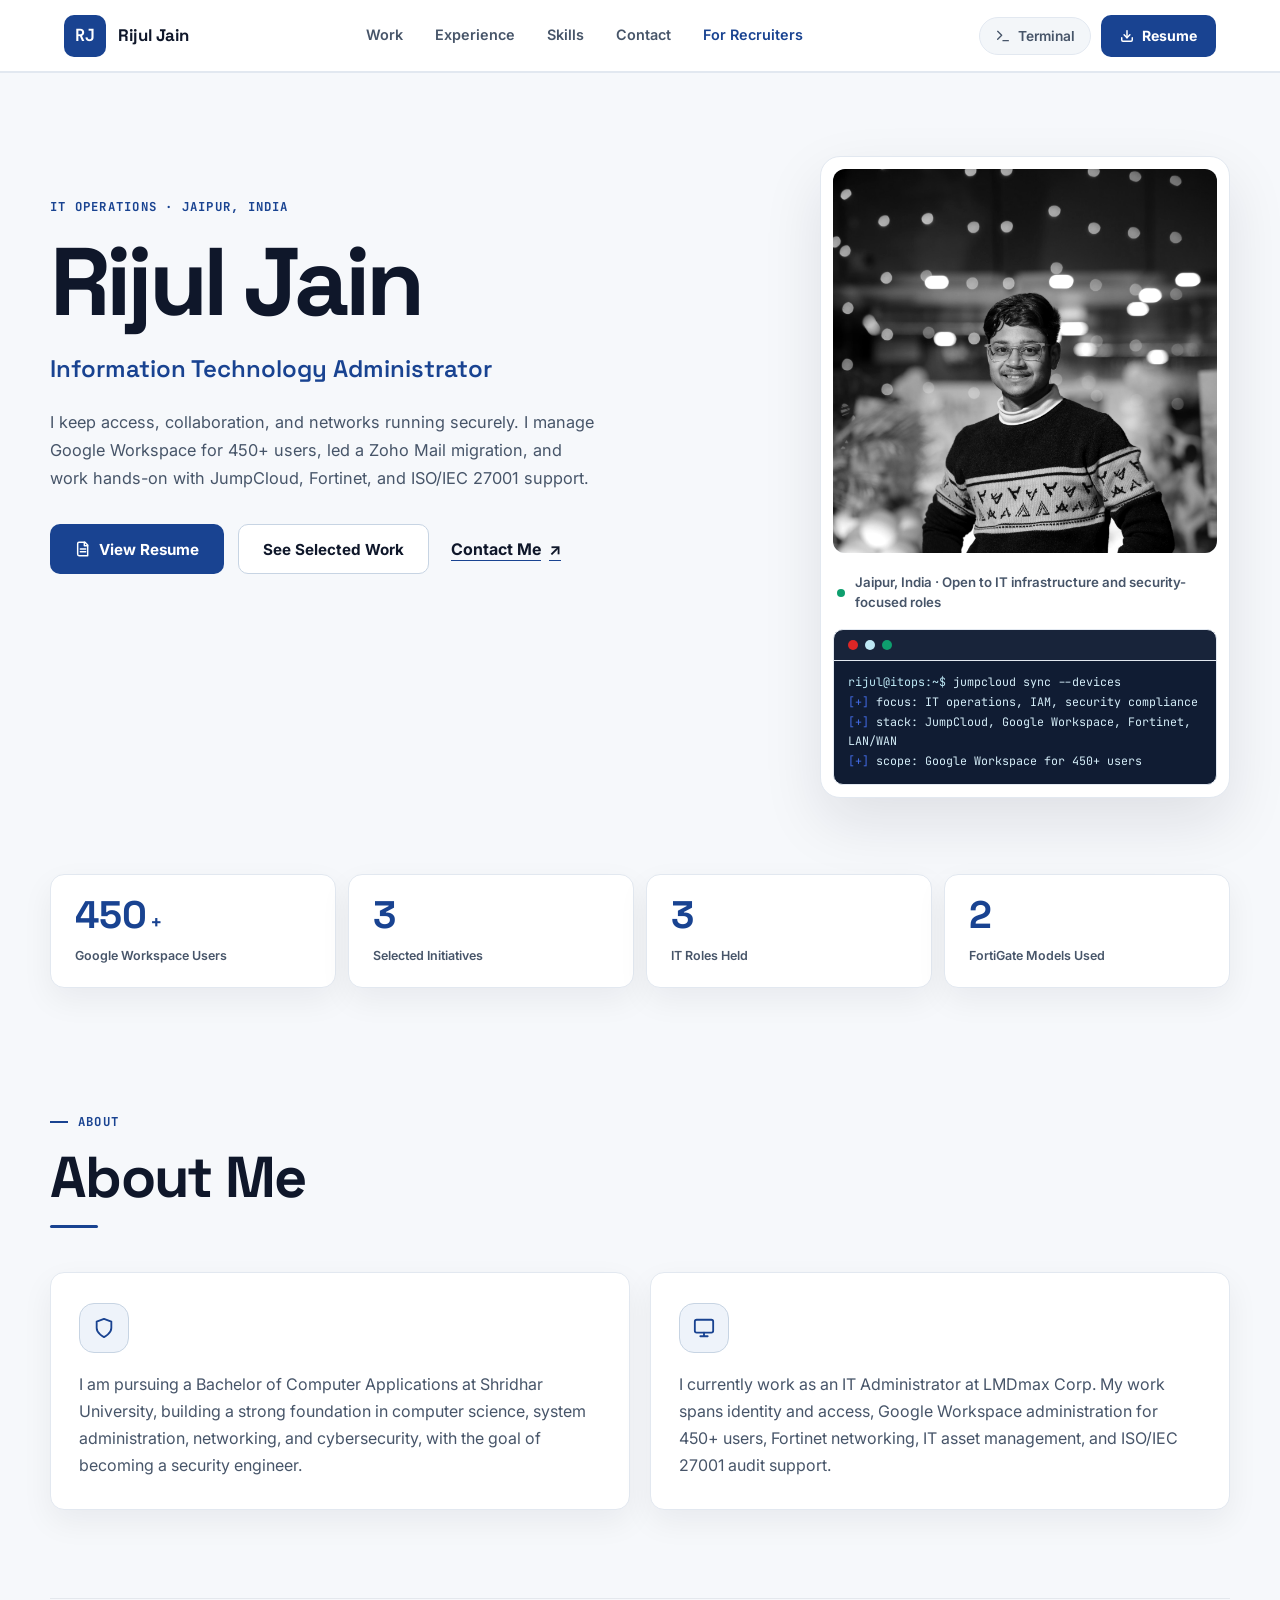
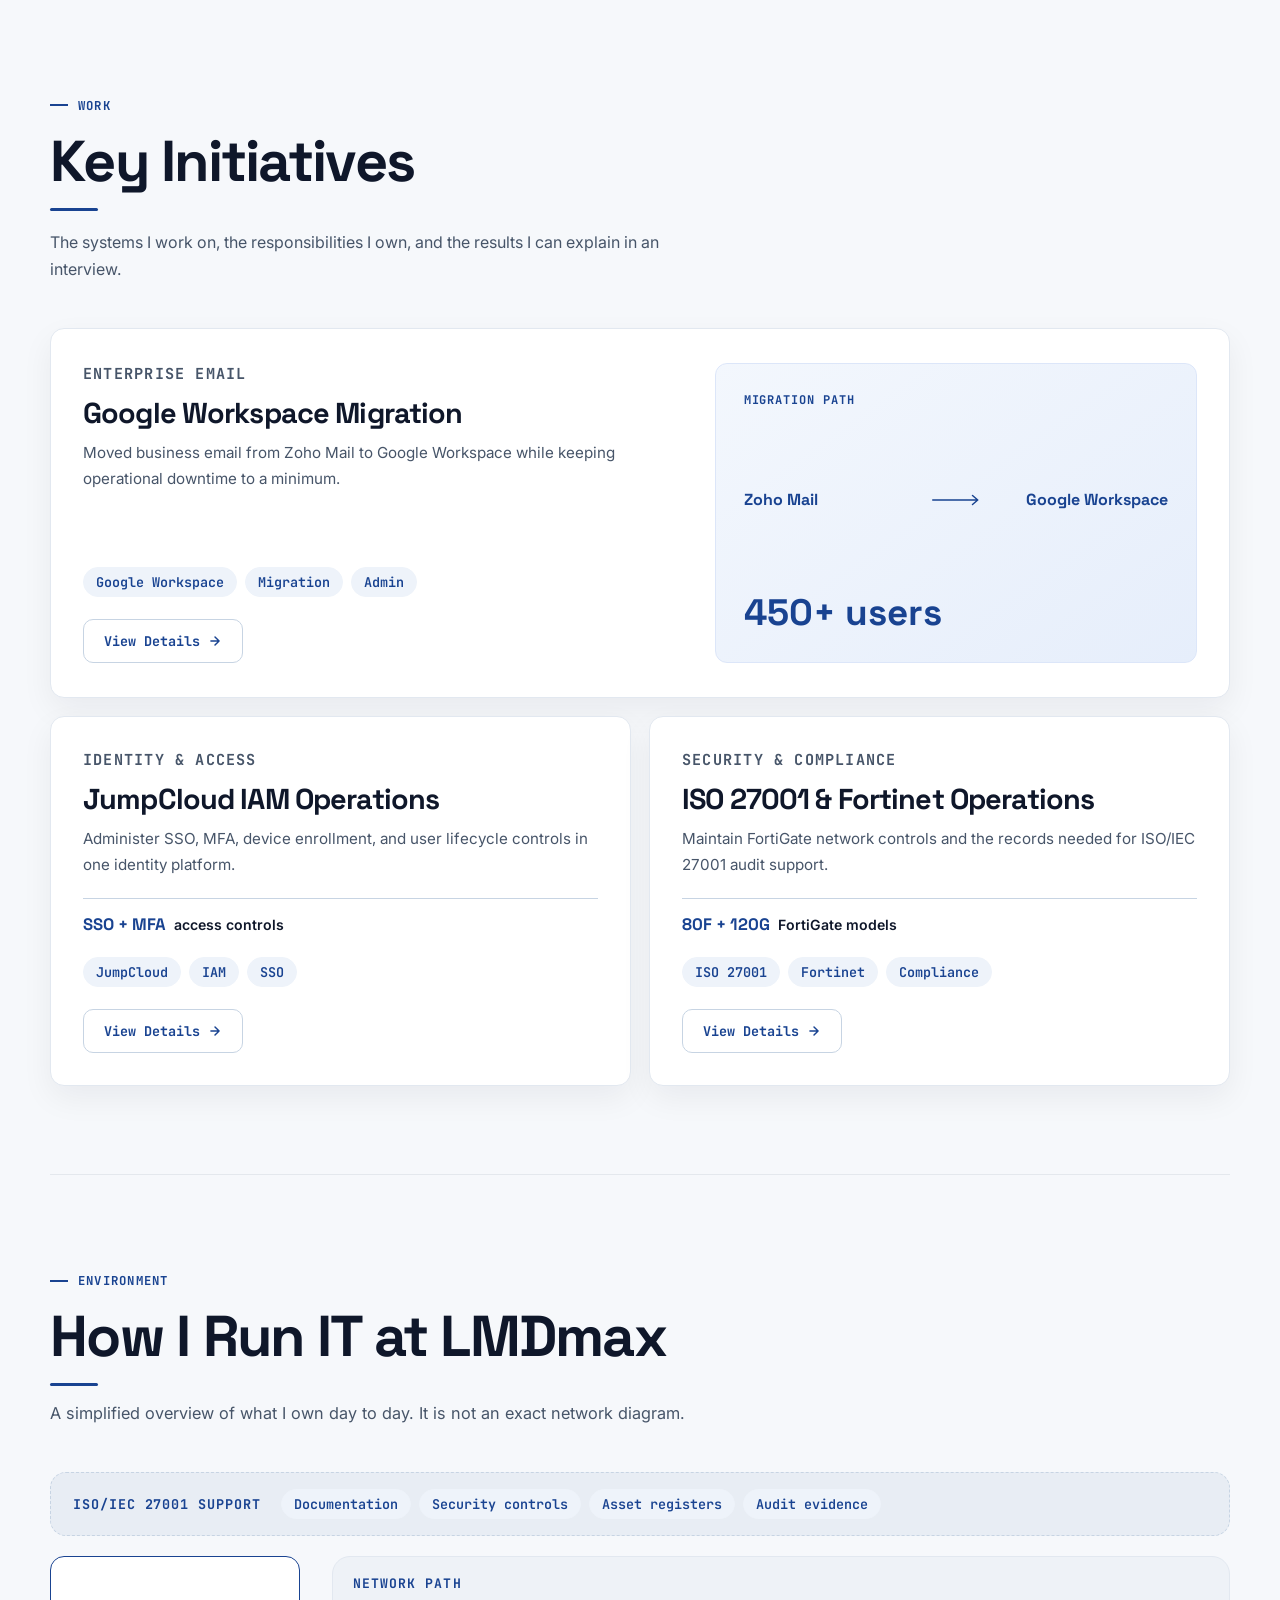
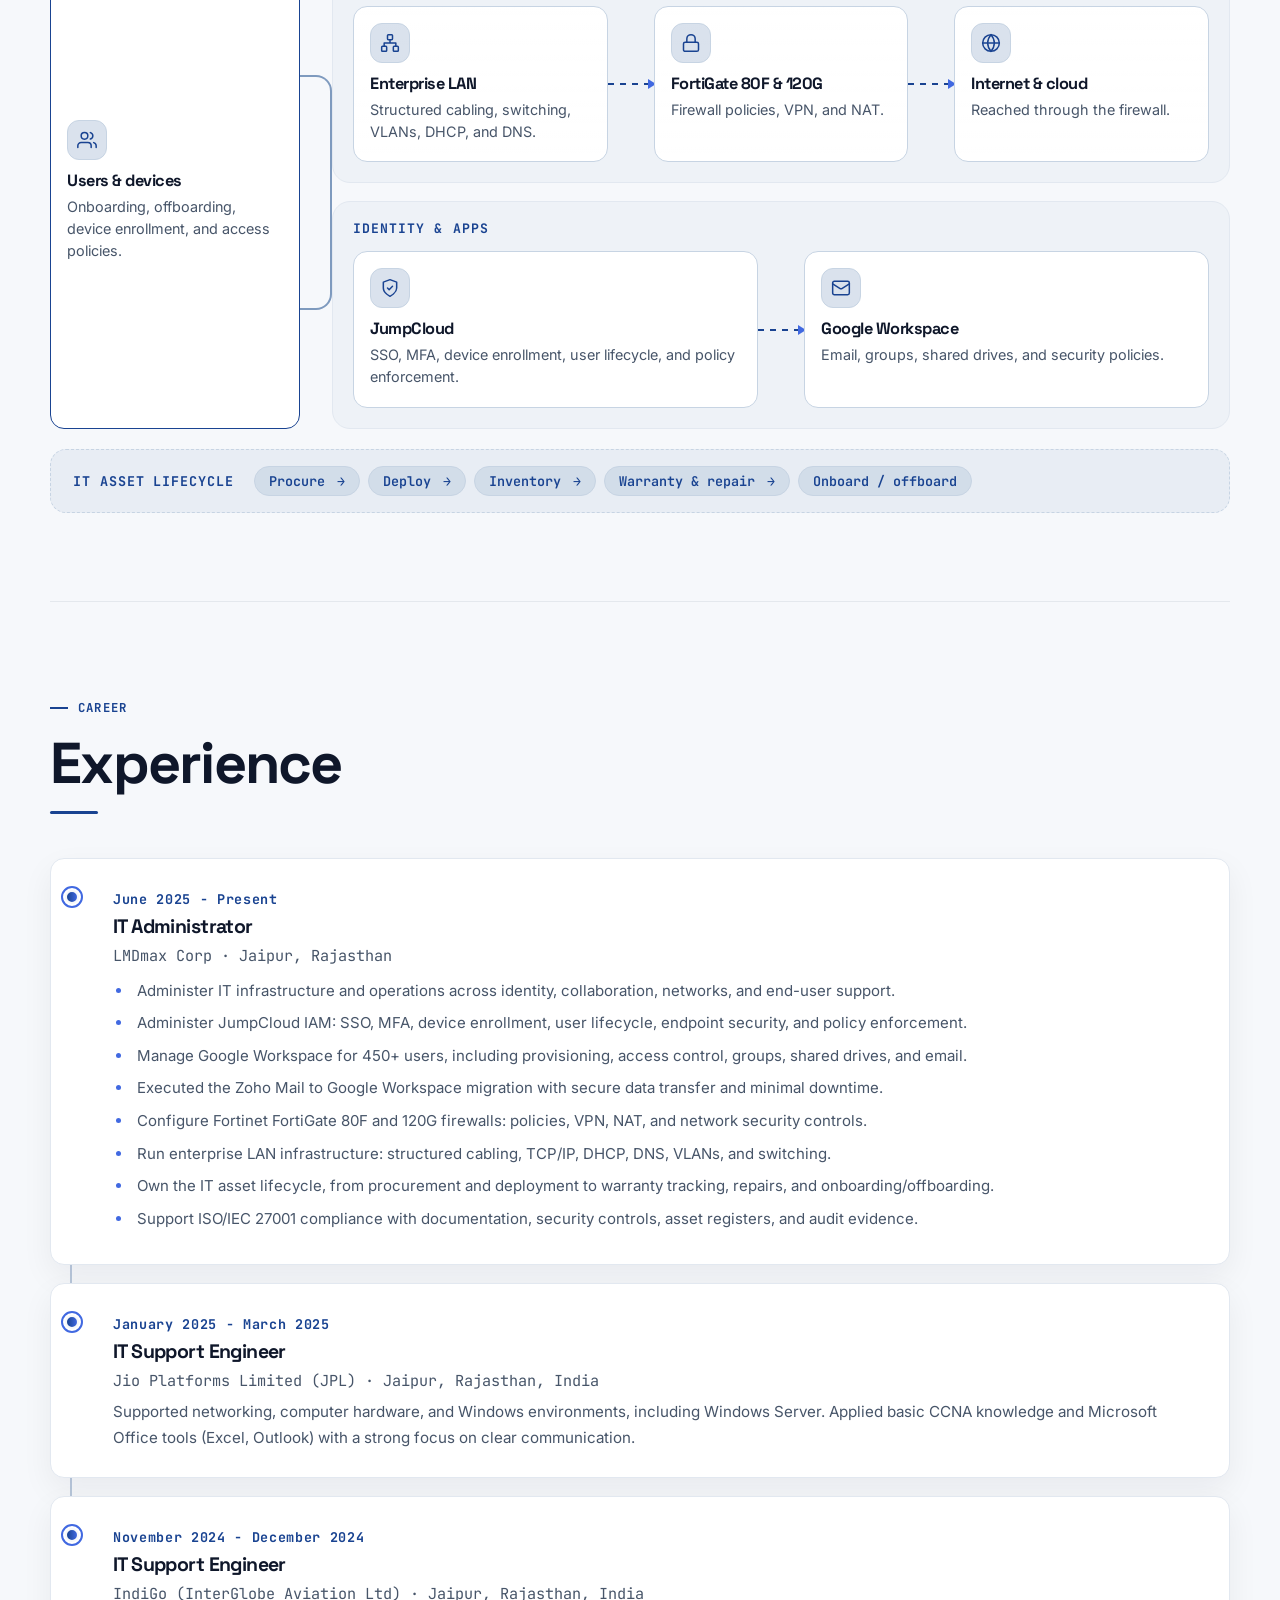
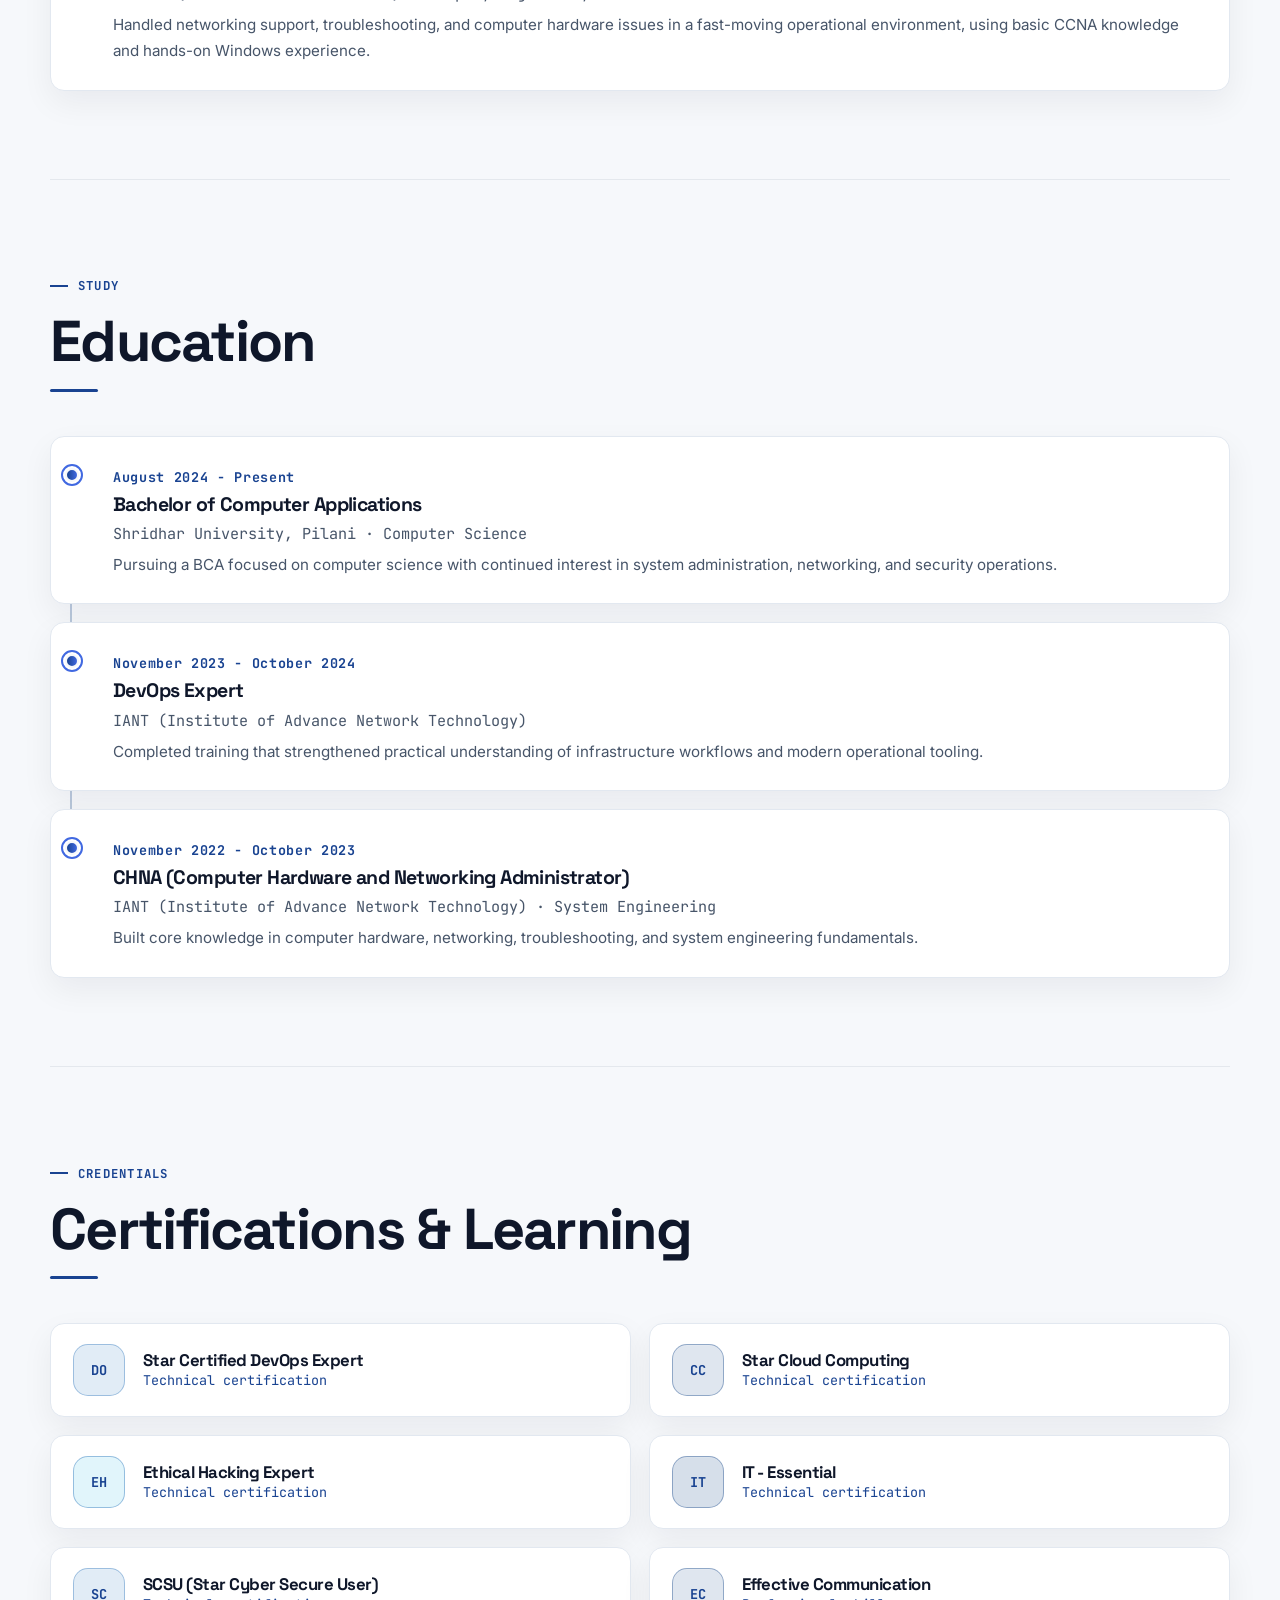
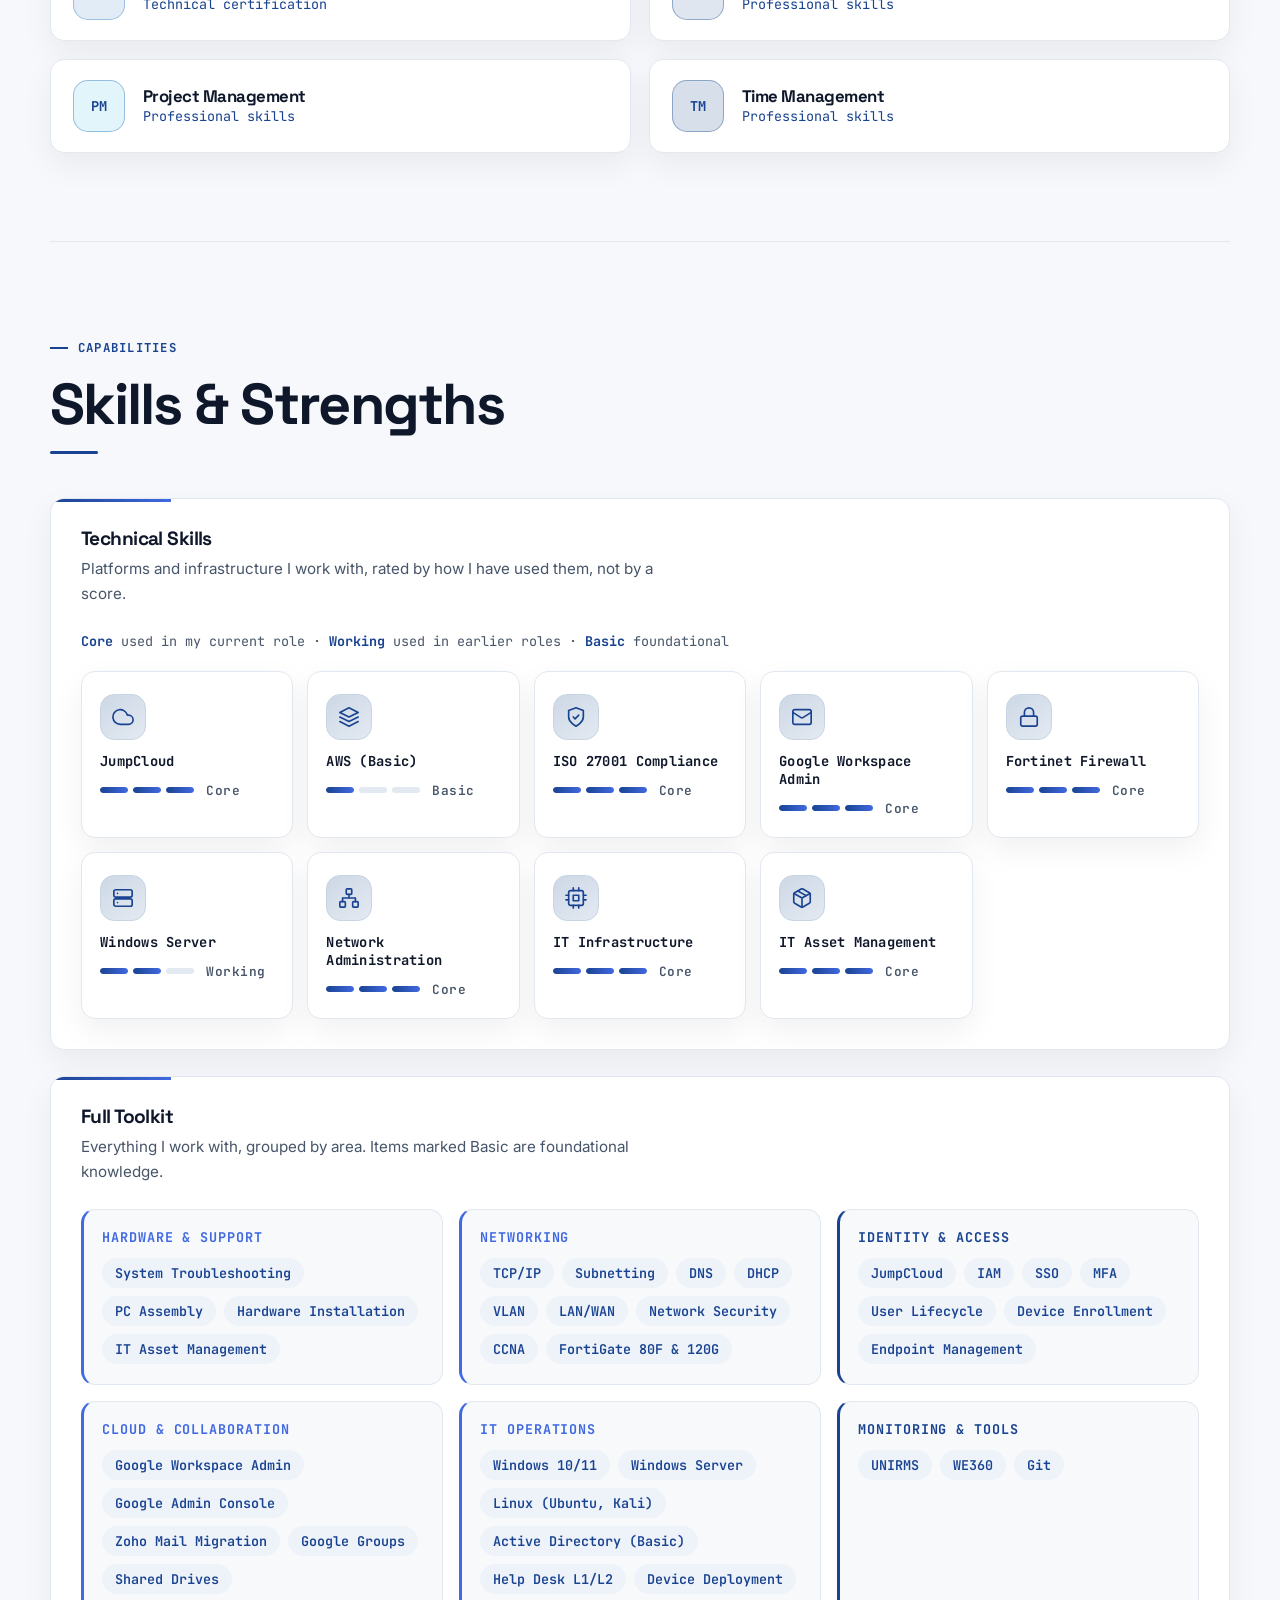
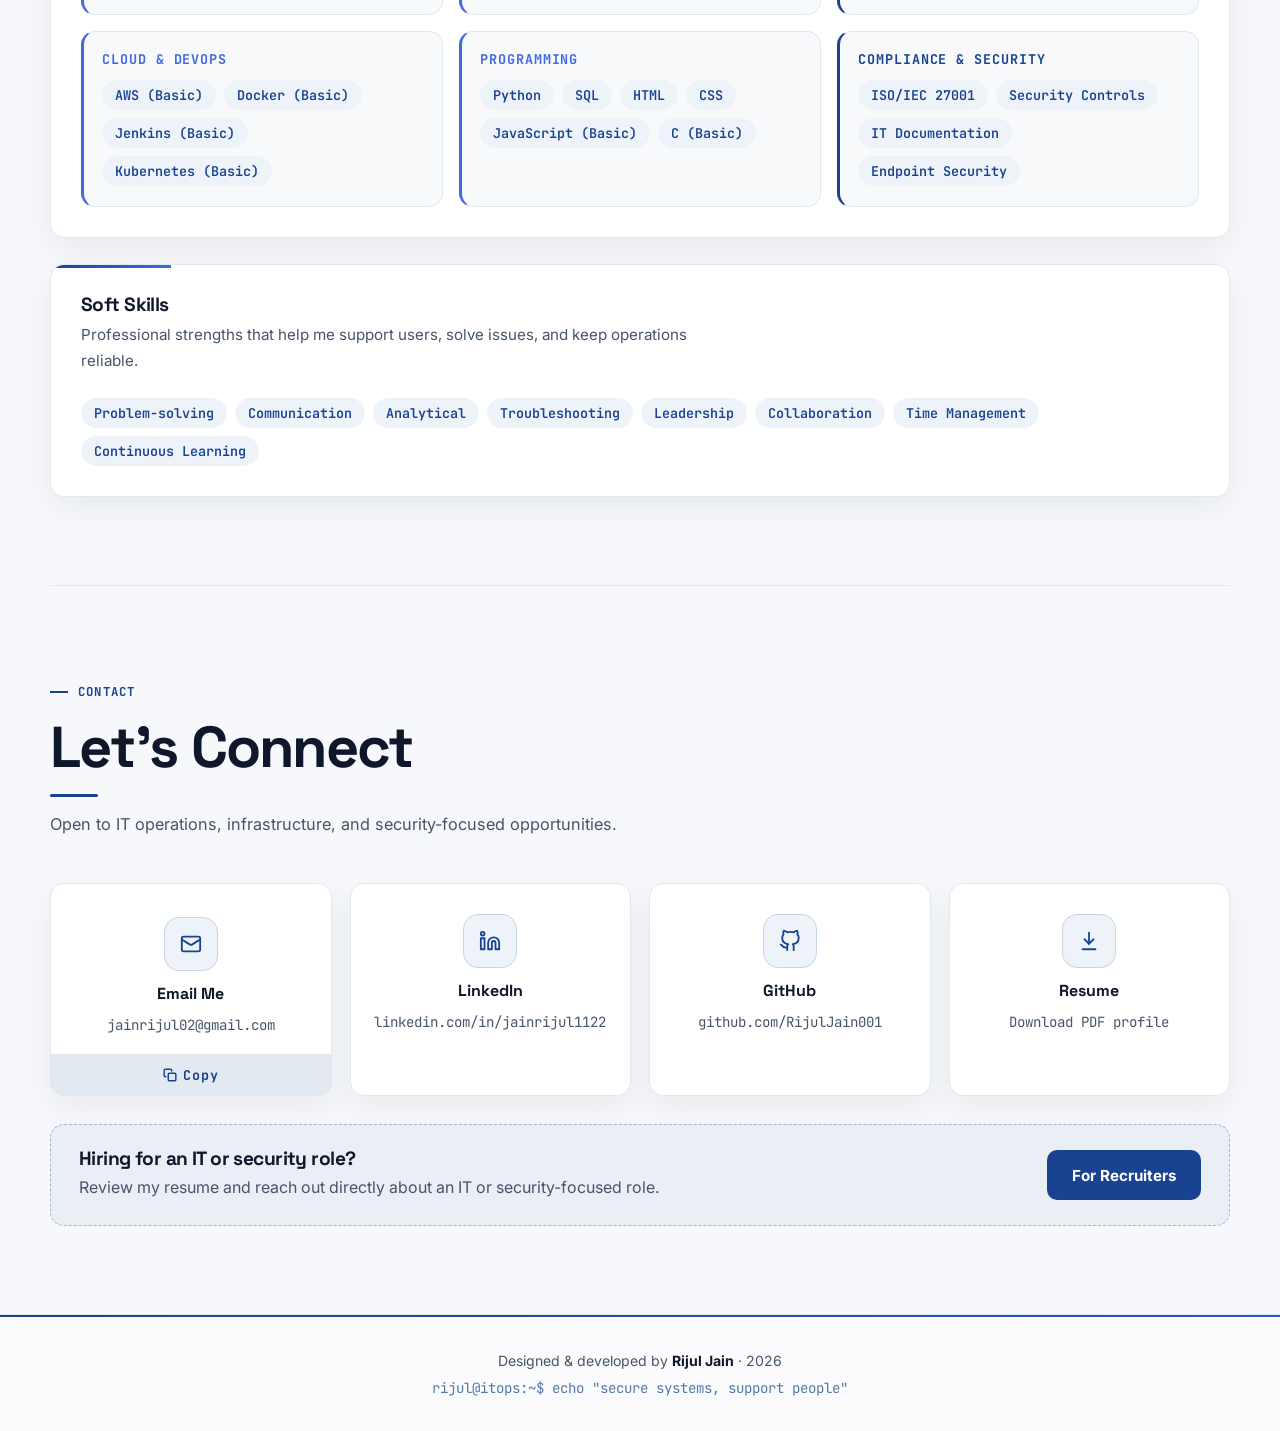
<file: index.html>
<!DOCTYPE html>
<html lang="en">
<head>
  <meta charset="UTF-8">
  <meta name="viewport" content="width=device-width, initial-scale=1.0">
  <title>Rijul Jain | IT Administrator & Security-Focused Portfolio</title>
  <meta name="description" content="Portfolio of Rijul Jain - IT Administrator in Jaipur with hands-on experience in Google Workspace, JumpCloud IAM, Fortinet firewalls, networking, and ISO/IEC 27001 compliance.">
  <meta name="theme-color" content="#eef7fb">
  <meta property="og:type" content="website">
  <meta property="og:title" content="Rijul Jain | IT Administrator">
  <meta property="og:description" content="IT Administrator in Jaipur: Google Workspace, JumpCloud IAM, Fortinet firewalls, networking, and ISO/IEC 27001 compliance.">
  <meta name="twitter:card" content="summary">
  <link rel="icon" type="image/svg+xml" href="assets/favicon.svg">
  <link rel="preconnect" href="https://fonts.googleapis.com">
  <link rel="preconnect" href="https://fonts.gstatic.com" crossorigin>
  <link href="https://fonts.googleapis.com/css2?family=Inter:wght@400;600;700;800&family=JetBrains+Mono:wght@400;700&family=Space+Grotesk:wght@500;700&display=swap" rel="stylesheet">
  <link rel="stylesheet" href="styles.css">
</head>
<body>
  <a class="skip-link" href="#main">Skip to content</a>

  <!-- ===================== MODAL OVERLAY ===================== -->
  <div class="modal-overlay" id="modal-overlay" role="dialog" aria-modal="true" aria-labelledby="modal-title" aria-hidden="true">
    <div class="modal-box" id="modal-box">
      <button class="modal-close" id="modal-close" aria-label="Close project details">
        <svg width="18" height="18" viewBox="0 0 24 24" fill="none" stroke="currentColor" stroke-width="2.5" stroke-linecap="round" stroke-linejoin="round"><path d="M18 6 6 18M6 6l12 12"/></svg>
      </button>
      <div class="modal-content" id="modal-content"></div>
    </div>
  </div>

  <!-- ===================== INTERACTIVE TERMINAL MODAL ===================== -->
  <div class="modal-overlay" id="terminal-overlay" role="dialog" aria-modal="true" aria-label="Interactive terminal" aria-hidden="true">
    <div class="terminal-modal" id="terminal-modal">
      <div class="terminal-modal-top">
        <div class="terminal-dots"><span></span><span></span><span></span></div>
        <span class="terminal-modal-title">rijul@itops:~$ - interactive terminal</span>
        <button class="modal-close" id="terminal-close" aria-label="Close terminal">
          <svg width="16" height="16" viewBox="0 0 24 24" fill="none" stroke="currentColor" stroke-width="2.5" stroke-linecap="round" stroke-linejoin="round"><path d="M18 6 6 18M6 6l12 12"/></svg>
        </button>
      </div>
      <div class="terminal-output" id="terminal-output" aria-live="polite"></div>
      <div class="terminal-input-row">
        <span class="term-prompt-label">rijul@itops:~$</span>
        <input type="text" id="terminal-input" class="terminal-input" autocomplete="off" autocorrect="off" autocapitalize="off" spellcheck="false" placeholder="type 'help' to start…" aria-label="Terminal command input">
      </div>
    </div>
  </div>

  <div class="scroll-progress" id="scroll-progress" aria-hidden="true"></div>

  <!-- ===================== HEADER ===================== -->
  <header class="site-header" id="site-header">
    <a class="brand" href="#home" aria-label="Go to home">
      <span class="brand-mark">RJ</span>
      <span>Rijul Jain</span>
    </a>
    <nav class="site-nav" id="site-nav" aria-label="Portfolio sections">
      <a href="#projects" class="nav-link">Work</a>
      <a href="#experience" class="nav-link">Experience</a>
      <a href="#skills" class="nav-link">Skills</a>
      <a href="#contact" class="nav-link">Contact</a>
      <a href="hire.html" class="nav-link nav-cta">For Recruiters</a>
    </nav>
    <div class="header-actions">
      <button class="terminal-trigger-btn" id="terminal-trigger-btn" aria-label="Open interactive terminal" title="Open terminal">
        <svg width="16" height="16" viewBox="0 0 24 24" fill="none" stroke="currentColor" stroke-width="2" stroke-linecap="round" stroke-linejoin="round"><polyline points="4 17 10 11 4 5"/><line x1="12" y1="19" x2="20" y2="19"/></svg>
        Terminal
      </button>
      <a class="button primary btn-sm" id="download-cv-btn" href="assets/Rijul_Jain_Resume.pdf" download aria-label="Download Resume">
        <svg width="14" height="14" viewBox="0 0 24 24" fill="none" stroke="currentColor" stroke-width="2.5" stroke-linecap="round" stroke-linejoin="round" aria-hidden="true"><path d="M21 15v4a2 2 0 0 1-2 2H5a2 2 0 0 1-2-2v-4"/><polyline points="7 10 12 15 17 10"/><line x1="12" y1="15" x2="12" y2="3"/></svg>
        Resume
      </a>
    </div>
    <button class="hamburger" id="hamburger-btn" aria-label="Toggle menu" aria-expanded="false" aria-controls="mobile-menu">
      <span></span><span></span><span></span>
    </button>
  </header>

  <!-- Mobile Menu -->
  <div class="mobile-menu" id="mobile-menu" aria-hidden="true">
    <nav aria-label="Mobile navigation">
      <a href="#projects"       class="mobile-link">Work</a>
      <a href="#experience"     class="mobile-link">Experience</a>
      <a href="#skills"         class="mobile-link">Skills</a>
      <a href="#contact"        class="mobile-link">Contact</a>
      <a href="hire.html"       class="mobile-link">For Recruiters</a>
      <a href="assets/Rijul_Jain_Resume.pdf" download class="mobile-link mobile-link-dl">Download Resume</a>
    </nav>
  </div>

  <main id="main">

    <!-- ===================== HERO ===================== -->
    <section id="home" class="hero section-shell">
      <div class="hero-copy">
        <p class="eyebrow" id="eyebrow-text">IT operations · Jaipur, India</p>
        <h1 class="reveal-up"><span class="grad-text">Rijul Jain</span></h1>
        <p class="role reveal-up" style="--delay:0.1s">Information Technology Administrator</p>
        <p class="hero-text reveal-up" style="--delay:0.2s">
          I keep access, collaboration, and networks running securely. I manage Google Workspace for 450+ users, led a Zoho Mail migration, and work hands-on with JumpCloud, Fortinet, and ISO/IEC 27001 support.
        </p>
        <div class="hero-actions reveal-up" style="--delay:0.3s">
          <a class="button primary" id="view-projects-btn" href="assets/Rijul_Jain_Resume.pdf" target="_blank" rel="noopener">
            <svg width="16" height="16" viewBox="0 0 24 24" fill="none" stroke="currentColor" stroke-width="2.2" stroke-linecap="round" stroke-linejoin="round" aria-hidden="true"><path d="M6 2h9l4 4v16H6a2 2 0 0 1-2-2V4a2 2 0 0 1 2-2z"/><path d="M14 2v5h5M8 12h8M8 16h8"/></svg>
            View Resume
          </a>
          <a class="button secondary" href="#projects">See Selected Work</a>
          <a class="hero-contact-link" id="contact-btn" href="mailto:jainrijul02@gmail.com">Contact Me <span aria-hidden="true">↗</span></a>
        </div>
      </div>

      <div class="profile-col reveal-up" style="--delay:0.15s">
      <div class="profile-panel">
        <div class="profile-frame">
          <img src="assets/profile.jpg" alt="Portrait of Rijul Jain" onerror="this.onerror=null; this.src='assets/profile-placeholder.svg'; this.alt='RJ monogram';">
        </div>
        <div class="profile-meta">
          <span class="status-dot"></span>
          <span>Jaipur, India · Open to IT infrastructure and security-focused roles</span>
        </div>
        <div class="terminal-card" aria-label="Operations terminal style profile summary">
          <div class="terminal-top"><span></span><span></span><span></span></div>
          <div class="terminal-lines" id="terminal-lines">
            <p><span class="term-prompt">rijul@itops:~$</span> <span class="term-cmd" id="term-main-cmd"></span></p>
            <p><span class="term-ok">[+]</span> focus: IT operations, IAM, security compliance</p>
            <p><span class="term-ok">[+]</span> stack: JumpCloud, Google Workspace, Fortinet, LAN/WAN</p>
            <p><span class="term-ok">[+]</span> scope: Google Workspace for 450+ users</p>
          </div>
        </div>
      </div>
      </div>
    </section>

    <!-- ===================== STATS COUNTER ===================== -->
    <section class="stats-section section-shell" aria-label="Portfolio statistics">
      <div class="stats-grid">
        <div class="stat-card reveal-up" style="--delay:0s">
          <div class="stat-value"><span class="stat-num" id="stat-users">450</span><span class="stat-plus">+</span></div>
          <p class="stat-label">Google Workspace Users</p>
        </div>
        <div class="stat-card reveal-up" style="--delay:0.08s">
          <div class="stat-value"><span class="stat-num" id="stat-platforms">3</span></div>
          <p class="stat-label">Selected Initiatives</p>
        </div>
        <div class="stat-card reveal-up" style="--delay:0.16s">
          <div class="stat-value"><span class="stat-num" id="stat-roles">3</span></div>
          <p class="stat-label">IT Roles Held</p>
        </div>
        <div class="stat-card reveal-up" style="--delay:0.24s">
          <div class="stat-value"><span class="stat-num" id="stat-firewalls">2</span></div>
          <p class="stat-label">FortiGate Models Used</p>
        </div>
      </div>
    </section>

    <!-- ===================== ABOUT ===================== -->
    <section id="about" class="content-section section-shell">
      <div class="section-heading reveal-up">
        <p class="eyebrow">About</p>
        <h2>About Me</h2>
      </div>
      <div class="section-grid">
        <div class="about-card reveal-up" style="--delay:0.05s">
          <div class="about-icon" aria-hidden="true">
            <svg width="22" height="22" viewBox="0 0 24 24" fill="none" stroke="currentColor" stroke-width="2" stroke-linecap="round" stroke-linejoin="round"><path d="M12 22s8-4 8-10V5l-8-3-8 3v7c0 6 8 10 8 10z"/></svg>
          </div>
          <p>
            I am pursuing a Bachelor of Computer Applications at Shridhar University, building a strong
            foundation in computer science, system administration, networking, and cybersecurity, with the
            goal of becoming a security engineer.
          </p>
        </div>
        <div class="about-card reveal-up" style="--delay:0.12s">
          <div class="about-icon" aria-hidden="true">
            <svg width="22" height="22" viewBox="0 0 24 24" fill="none" stroke="currentColor" stroke-width="2" stroke-linecap="round" stroke-linejoin="round"><rect x="2" y="3" width="20" height="14" rx="2"/><path d="M8 21h8M12 17v4"/></svg>
          </div>
          <p>
            I currently work as an IT Administrator at LMDmax Corp. My work spans identity and access,
            Google Workspace administration for 450+ users, Fortinet networking, IT asset management,
            and ISO/IEC 27001 audit support.
          </p>
        </div>
      </div>
    </section>

    <!-- ===================== PROJECTS ===================== -->
    <section id="projects" class="content-section section-shell">
      <div class="section-heading reveal-up">
        <p class="eyebrow">Work</p>
        <h2>Key Initiatives</h2>
        <p class="section-intro">The systems I work on, the responsibilities I own, and the results I can explain in an interview.</p>
      </div>
      <div class="cards-grid">

        <article class="card featured-card reveal-up" style="--delay:0s"
          data-modal="true"
          data-title="Google Workspace Migration"
          data-kicker="Enterprise Email"
          data-challenge="Move business email from Zoho Mail while keeping day-to-day communication available."
          data-contribution="Executed the migration and now administer user provisioning, access control, security policies, groups, shared drives, and email in Google Workspace."
          data-outcome="450+ users moved to Google Workspace with minimal operational downtime."
          data-tags="Google Workspace,Migration,Admin Console,Support">
          <div class="card-accent" aria-hidden="true"></div>
          <p class="card-kicker">Enterprise Email</p>
          <h3>Google Workspace Migration</h3>
          <p>Moved business email from Zoho Mail to Google Workspace while keeping operational downtime to a minimum.</p>
          <div class="migration-visual" aria-hidden="true">
            <span class="migration-label">Migration path</span>
            <div class="migration-route">
              <span>Zoho Mail</span>
              <svg viewBox="0 0 64 16" fill="none"><path d="M1 8h60m-7-6 7 6-7 6" stroke="currentColor" stroke-width="2" stroke-linecap="round" stroke-linejoin="round"/></svg>
              <span>Google Workspace</span>
            </div>
            <span class="migration-scale">450+ users</span>
          </div>
          <div class="tag-row"><span>Google Workspace</span><span>Migration</span><span>Admin</span></div>
          <button class="card-cta" aria-label="View Google Workspace Migration details">
            View Details
            <svg width="14" height="14" viewBox="0 0 24 24" fill="none" stroke="currentColor" stroke-width="2.5" stroke-linecap="round" stroke-linejoin="round" aria-hidden="true"><path d="M5 12h14M12 5l7 7-7 7"/></svg>
          </button>
        </article>

        <article class="card reveal-up" style="--delay:0.1s"
          data-modal="true"
          data-title="JumpCloud IAM Operations"
          data-kicker="Identity &amp; Access"
          data-challenge="Keep identity, device access, and onboarding consistent as people join, change roles, or leave."
          data-contribution="Administer JumpCloud SSO, MFA, device enrollment, endpoint policies, and the user lifecycle from onboarding to offboarding."
          data-outcome="A central place to manage access and enforce device policies across IT operations."
          data-tags="JumpCloud,IAM,SSO,MFA,Endpoint Management">
          <div class="card-accent" aria-hidden="true"></div>
          <p class="card-kicker">Identity &amp; Access</p>
          <h3>JumpCloud IAM Operations</h3>
          <p>Administer SSO, MFA, device enrollment, and user lifecycle controls in one identity platform.</p>
          <p class="case-proof"><strong>SSO + MFA</strong> access controls</p>
          <div class="tag-row"><span>JumpCloud</span><span>IAM</span><span>SSO</span></div>
          <button class="card-cta" aria-label="View JumpCloud IAM Operations details">
            View Details
            <svg width="14" height="14" viewBox="0 0 24 24" fill="none" stroke="currentColor" stroke-width="2.5" stroke-linecap="round" stroke-linejoin="round" aria-hidden="true"><path d="M5 12h14M12 5l7 7-7 7"/></svg>
          </button>
        </article>

        <article class="card reveal-up" style="--delay:0.2s"
          data-modal="true"
          data-title="ISO 27001 &amp; Fortinet Operations"
          data-kicker="Security &amp; Compliance"
          data-challenge="Keep network controls operational and audit evidence organized."
          data-contribution="Configure FortiGate 80F and 120G policies, VPN, and NAT; maintain documentation, asset registers, security controls, and audit evidence."
          data-outcome="Network administration and documented controls that support ISO/IEC 27001 audit activity."
          data-tags="ISO/IEC 27001,Fortinet,VPN,NAT,Compliance">
          <div class="card-accent" aria-hidden="true"></div>
          <p class="card-kicker">Security &amp; Compliance</p>
          <h3>ISO 27001 &amp; Fortinet Operations</h3>
          <p>Maintain FortiGate network controls and the records needed for ISO/IEC 27001 audit support.</p>
          <p class="case-proof"><strong>80F + 120G</strong> FortiGate models</p>
          <div class="tag-row"><span>ISO 27001</span><span>Fortinet</span><span>Compliance</span></div>
          <button class="card-cta" aria-label="View ISO 27001 and Fortinet Operations details">
            View Details
            <svg width="14" height="14" viewBox="0 0 24 24" fill="none" stroke="currentColor" stroke-width="2.5" stroke-linecap="round" stroke-linejoin="round" aria-hidden="true"><path d="M5 12h14M12 5l7 7-7 7"/></svg>
          </button>
        </article>

      </div>
    </section>

    <!-- ===================== ENVIRONMENT ===================== -->
    <section id="environment" class="content-section section-shell">
      <div class="section-heading reveal-up">
        <p class="eyebrow">Environment</p>
        <h2>How I Run IT at LMDmax</h2>
        <p class="contact-sub">A simplified overview of what I own day to day. It is not an exact network diagram.</p>
      </div>
      <div class="env">
        <div class="env-band reveal-up">
          <span class="env-band-title">ISO/IEC 27001 support</span>
          <div class="tag-row"><span>Documentation</span><span>Security controls</span><span>Asset registers</span><span>Audit evidence</span></div>
        </div>

        <div class="env-body reveal-up" style="--delay:0.08s">
          <div class="env-node env-users"><span class="env-icon"><svg width="20" height="20" viewBox="0 0 24 24" fill="none" stroke="currentColor" stroke-width="1.8" stroke-linecap="round" stroke-linejoin="round" aria-hidden="true"><path d="M17 21v-2a4 4 0 0 0-4-4H5a4 4 0 0 0-4 4v2"/><circle cx="9" cy="7" r="4"/><path d="M23 21v-2a4 4 0 0 0-3-3.87M16 3.13a4 4 0 0 1 0 7.75"/></svg></span><h3>Users &amp; devices</h3><p>Onboarding, offboarding, device enrollment, and access policies.</p></div>
          <div class="env-lanes">
            <div class="env-lane">
              <span class="env-lane-label">Network path</span>
              <div class="env-flow">
                <div class="env-node "><span class="env-icon"><svg width="20" height="20" viewBox="0 0 24 24" fill="none" stroke="currentColor" stroke-width="1.8" stroke-linecap="round" stroke-linejoin="round" aria-hidden="true"><rect x="9" y="2" width="6" height="6" rx="1"/><rect x="2" y="16" width="6" height="6" rx="1"/><rect x="16" y="16" width="6" height="6" rx="1"/><path d="M12 8v4M5 16v-4h14v4"/></svg></span><h3>Enterprise LAN</h3><p>Structured cabling, switching, VLANs, DHCP, and DNS.</p></div>
                <span class="env-link" aria-hidden="true"></span>
                <div class="env-node "><span class="env-icon"><svg width="20" height="20" viewBox="0 0 24 24" fill="none" stroke="currentColor" stroke-width="1.8" stroke-linecap="round" stroke-linejoin="round" aria-hidden="true"><rect x="3" y="11" width="18" height="11" rx="2"/><path d="M7 11V7a5 5 0 0 1 10 0v4"/></svg></span><h3>FortiGate 80F &amp; 120G</h3><p>Firewall policies, VPN, and NAT.</p></div>
                <span class="env-link" aria-hidden="true"></span>
                <div class="env-node "><span class="env-icon"><svg width="20" height="20" viewBox="0 0 24 24" fill="none" stroke="currentColor" stroke-width="1.8" stroke-linecap="round" stroke-linejoin="round" aria-hidden="true"><circle cx="12" cy="12" r="10"/><path d="M2 12h20"/><path d="M12 2a15.3 15.3 0 0 1 4 10 15.3 15.3 0 0 1-4 10 15.3 15.3 0 0 1-4-10 15.3 15.3 0 0 1 4-10z"/></svg></span><h3>Internet &amp; cloud</h3><p>Reached through the firewall.</p></div>
              </div>
            </div>
            <div class="env-lane">
              <span class="env-lane-label">Identity &amp; apps</span>
              <div class="env-flow">
                <div class="env-node "><span class="env-icon"><svg width="20" height="20" viewBox="0 0 24 24" fill="none" stroke="currentColor" stroke-width="1.8" stroke-linecap="round" stroke-linejoin="round" aria-hidden="true"><path d="M12 22s8-4 8-10V5l-8-3-8 3v7c0 6 8 10 8 10z"/><path d="m9 12 2 2 4-4"/></svg></span><h3>JumpCloud</h3><p>SSO, MFA, device enrollment, user lifecycle, and policy enforcement.</p></div>
                <span class="env-link" aria-hidden="true"></span>
                <div class="env-node "><span class="env-icon"><svg width="20" height="20" viewBox="0 0 24 24" fill="none" stroke="currentColor" stroke-width="1.8" stroke-linecap="round" stroke-linejoin="round" aria-hidden="true"><rect x="2" y="4" width="20" height="16" rx="2"/><path d="m22 7-8.97 5.7a1.94 1.94 0 0 1-2.06 0L2 7"/></svg></span><h3>Google Workspace</h3><p>Email, groups, shared drives, and security policies.</p></div>
              </div>
            </div>
          </div>
        </div>

        <div class="env-band reveal-up" style="--delay:0.12s">
          <span class="env-band-title">IT asset lifecycle</span>
          <div class="env-steps"><span class="env-step">Procure</span><span class="env-step">Deploy</span><span class="env-step">Inventory</span><span class="env-step">Warranty &amp; repair</span><span class="env-step">Onboard / offboard</span></div>
        </div>
      </div>
    </section>

    <!-- ===================== EXPERIENCE ===================== -->
    <section id="experience" class="content-section section-shell">
      <div class="section-heading reveal-up">
        <p class="eyebrow">Career</p>
        <h2>Experience</h2>
      </div>
      <div class="timeline">
        <article class="timeline-item reveal-up" style="--delay:0s">
          <div class="timeline-dot" aria-hidden="true"></div>
          <div class="timeline-body">
            <span class="timeline-date">June 2025 - Present</span>
            <h3>IT Administrator</h3>
            <p class="timeline-sub">LMDmax Corp · Jaipur, Rajasthan</p>
            <ul class="timeline-list"><li>Administer IT infrastructure and operations across identity, collaboration, networks, and end-user support.</li><li>Administer JumpCloud IAM: SSO, MFA, device enrollment, user lifecycle, endpoint security, and policy enforcement.</li><li>Manage Google Workspace for 450+ users, including provisioning, access control, groups, shared drives, and email.</li><li>Executed the Zoho Mail to Google Workspace migration with secure data transfer and minimal downtime.</li><li>Configure Fortinet FortiGate 80F and 120G firewalls: policies, VPN, NAT, and network security controls.</li><li>Run enterprise LAN infrastructure: structured cabling, TCP/IP, DHCP, DNS, VLANs, and switching.</li><li>Own the IT asset lifecycle, from procurement and deployment to warranty tracking, repairs, and onboarding/offboarding.</li><li>Support ISO/IEC 27001 compliance with documentation, security controls, asset registers, and audit evidence.</li></ul>
          </div>
        </article>
        <article class="timeline-item reveal-up" style="--delay:0.1s">
          <div class="timeline-dot" aria-hidden="true"></div>
          <div class="timeline-body">
            <span class="timeline-date">January 2025 - March 2025</span>
            <h3>IT Support Engineer</h3>
            <p class="timeline-sub">Jio Platforms Limited (JPL) · Jaipur, Rajasthan, India</p>
            <p>Supported networking, computer hardware, and Windows environments, including Windows Server. Applied basic CCNA knowledge and Microsoft Office tools (Excel, Outlook) with a strong focus on clear communication.</p>
          </div>
        </article>
        <article class="timeline-item reveal-up" style="--delay:0.2s">
          <div class="timeline-dot" aria-hidden="true"></div>
          <div class="timeline-body">
            <span class="timeline-date">November 2024 - December 2024</span>
            <h3>IT Support Engineer</h3>
            <p class="timeline-sub">IndiGo (InterGlobe Aviation Ltd) · Jaipur, Rajasthan, India</p>
            <p>Handled networking support, troubleshooting, and computer hardware issues in a fast-moving operational environment, using basic CCNA knowledge and hands-on Windows experience.</p>
          </div>
        </article>
      </div>
    </section>

    <!-- ===================== EDUCATION ===================== -->
    <section id="education" class="content-section section-shell">
      <div class="section-heading reveal-up">
        <p class="eyebrow">Study</p>
        <h2>Education</h2>
      </div>
      <div class="timeline">
        <article class="timeline-item reveal-up" style="--delay:0s">
          <div class="timeline-dot" aria-hidden="true"></div>
          <div class="timeline-body">
            <span class="timeline-date">August 2024 - Present</span>
            <h3>Bachelor of Computer Applications</h3>
            <p class="timeline-sub">Shridhar University, Pilani · Computer Science</p>
            <p>Pursuing a BCA focused on computer science with continued interest in system administration, networking, and security operations.</p>
          </div>
        </article>
        <article class="timeline-item reveal-up" style="--delay:0.1s">
          <div class="timeline-dot" aria-hidden="true"></div>
          <div class="timeline-body">
            <span class="timeline-date">November 2023 - October 2024</span>
            <h3>DevOps Expert</h3>
            <p class="timeline-sub">IANT (Institute of Advance Network Technology)</p>
            <p>Completed training that strengthened practical understanding of infrastructure workflows and modern operational tooling.</p>
          </div>
        </article>
        <article class="timeline-item reveal-up" style="--delay:0.2s">
          <div class="timeline-dot" aria-hidden="true"></div>
          <div class="timeline-body">
            <span class="timeline-date">November 2022 - October 2023</span>
            <h3>CHNA (Computer Hardware and Networking Administrator)</h3>
            <p class="timeline-sub">IANT (Institute of Advance Network Technology) · System Engineering</p>
            <p>Built core knowledge in computer hardware, networking, troubleshooting, and system engineering fundamentals.</p>
          </div>
        </article>
      </div>
    </section>

    <!-- ===================== CERTIFICATIONS ===================== -->
    <section id="certifications" class="content-section section-shell">
      <div class="section-heading reveal-up">
        <p class="eyebrow">Credentials</p>
        <h2>Certifications &amp; Learning</h2>
      </div>
      <div class="certs-grid">

        <div class="cert-card reveal-up" style="--delay:0.0s">
          <div class="cert-badge cert-badge-thm" aria-hidden="true">DO</div>
          <div class="cert-body">
            <h3>Star Certified DevOps Expert</h3>
            <p class="cert-issuer">Technical certification</p>
          </div>
        </div>

        <div class="cert-card reveal-up" style="--delay:0.08s">
          <div class="cert-badge cert-badge-owasp" aria-hidden="true">CC</div>
          <div class="cert-body">
            <h3>Star Cloud Computing</h3>
            <p class="cert-issuer">Technical certification</p>
          </div>
        </div>

        <div class="cert-card reveal-up" style="--delay:0.05s">
          <div class="cert-badge cert-badge-google" aria-hidden="true">EH</div>
          <div class="cert-body">
            <h3>Ethical Hacking Expert</h3>
            <p class="cert-issuer">Technical certification</p>
          </div>
        </div>

        <div class="cert-card reveal-up" style="--delay:0.13s">
          <div class="cert-badge cert-badge-ceh" aria-hidden="true">IT</div>
          <div class="cert-body">
            <h3>IT - Essential</h3>
            <p class="cert-issuer">Technical certification</p>
          </div>
        </div>

        <div class="cert-card reveal-up" style="--delay:0.1s">
          <div class="cert-badge cert-badge-thm" aria-hidden="true">SC</div>
          <div class="cert-body">
            <h3>SCSU (Star Cyber Secure User)</h3>
            <p class="cert-issuer">Technical certification</p>
          </div>
        </div>

        <div class="cert-card reveal-up" style="--delay:0.18s">
          <div class="cert-badge cert-badge-owasp" aria-hidden="true">EC</div>
          <div class="cert-body">
            <h3>Effective Communication</h3>
            <p class="cert-issuer">Professional skills</p>
          </div>
        </div>

        <div class="cert-card reveal-up" style="--delay:0.15s">
          <div class="cert-badge cert-badge-google" aria-hidden="true">PM</div>
          <div class="cert-body">
            <h3>Project Management</h3>
            <p class="cert-issuer">Professional skills</p>
          </div>
        </div>

        <div class="cert-card reveal-up" style="--delay:0.23s">
          <div class="cert-badge cert-badge-ceh" aria-hidden="true">TM</div>
          <div class="cert-body">
            <h3>Time Management</h3>
            <p class="cert-issuer">Professional skills</p>
          </div>
        </div>

      </div>
    </section>

    <!-- ===================== SKILLS ===================== -->
    <section id="skills" class="content-section section-shell">
      <div class="section-heading reveal-up">
        <p class="eyebrow">Capabilities</p>
        <h2>Skills &amp; Strengths</h2>
      </div>
      <div class="skills-stack">
        <div class="skills-block reveal-up" style="--delay:0s">
          <div class="skills-block-head">
            <h3 class="skills-subhead">Technical Skills</h3>
            <p class="skills-subtext">Platforms and infrastructure I work with, rated by how I have used them, not by a score.</p>
          </div>
          <p class="level-legend"><b>Core</b> used in my current role · <b>Working</b> used in earlier roles · <b>Basic</b> foundational</p>
          <div class="skills-grid">
            <div class="skill-chip reveal-up" style="--delay:0.02s">
              <span class="skill-icon" aria-hidden="true"><svg width="22" height="22" viewBox="0 0 24 24" fill="none" stroke="currentColor" stroke-width="1.8" stroke-linecap="round" stroke-linejoin="round" aria-hidden="true"><path d="M18 10h-1.26A8 8 0 1 0 9 20h9a5 5 0 0 0 0-10z"/></svg></span>
              <span class="skill-name" data-short="JumpCloud">JumpCloud</span>
              <div class="skill-meta"><div class="skill-level" data-level="3" aria-hidden="true"><i></i><i></i><i></i></div><span class="skill-level-text">Core</span></div>
            </div>
            <div class="skill-chip reveal-up" style="--delay:0.05s">
              <span class="skill-icon" aria-hidden="true"><svg width="22" height="22" viewBox="0 0 24 24" fill="none" stroke="currentColor" stroke-width="1.8" stroke-linecap="round" stroke-linejoin="round" aria-hidden="true"><path d="m12 2 10 5-10 5L2 7z"/><path d="m2 17 10 5 10-5"/><path d="m2 12 10 5 10-5"/></svg></span>
              <span class="skill-name" data-short="AWS">AWS (Basic)</span>
              <div class="skill-meta"><div class="skill-level" data-level="1" aria-hidden="true"><i></i><i></i><i></i></div><span class="skill-level-text">Basic</span></div>
            </div>
            <div class="skill-chip reveal-up" style="--delay:0.08s">
              <span class="skill-icon" aria-hidden="true"><svg width="22" height="22" viewBox="0 0 24 24" fill="none" stroke="currentColor" stroke-width="1.8" stroke-linecap="round" stroke-linejoin="round" aria-hidden="true"><path d="M12 22s8-4 8-10V5l-8-3-8 3v7c0 6 8 10 8 10z"/><path d="m9 12 2 2 4-4"/></svg></span>
              <span class="skill-name" data-short="ISO 27001">ISO 27001 Compliance</span>
              <div class="skill-meta"><div class="skill-level" data-level="3" aria-hidden="true"><i></i><i></i><i></i></div><span class="skill-level-text">Core</span></div>
            </div>
            <div class="skill-chip reveal-up" style="--delay:0.11s">
              <span class="skill-icon" aria-hidden="true"><svg width="22" height="22" viewBox="0 0 24 24" fill="none" stroke="currentColor" stroke-width="1.8" stroke-linecap="round" stroke-linejoin="round" aria-hidden="true"><rect x="2" y="4" width="20" height="16" rx="2"/><path d="m22 7-8.97 5.7a1.94 1.94 0 0 1-2.06 0L2 7"/></svg></span>
              <span class="skill-name" data-short="Workspace">Google Workspace Admin</span>
              <div class="skill-meta"><div class="skill-level" data-level="3" aria-hidden="true"><i></i><i></i><i></i></div><span class="skill-level-text">Core</span></div>
            </div>
            <div class="skill-chip reveal-up" style="--delay:0.14s">
              <span class="skill-icon" aria-hidden="true"><svg width="22" height="22" viewBox="0 0 24 24" fill="none" stroke="currentColor" stroke-width="1.8" stroke-linecap="round" stroke-linejoin="round" aria-hidden="true"><rect x="3" y="11" width="18" height="11" rx="2"/><path d="M7 11V7a5 5 0 0 1 10 0v4"/></svg></span>
              <span class="skill-name" data-short="Fortinet">Fortinet Firewall</span>
              <div class="skill-meta"><div class="skill-level" data-level="3" aria-hidden="true"><i></i><i></i><i></i></div><span class="skill-level-text">Core</span></div>
            </div>
            <div class="skill-chip reveal-up" style="--delay:0.17s">
              <span class="skill-icon" aria-hidden="true"><svg width="22" height="22" viewBox="0 0 24 24" fill="none" stroke="currentColor" stroke-width="1.8" stroke-linecap="round" stroke-linejoin="round" aria-hidden="true"><rect x="2" y="3" width="20" height="8" rx="2"/><rect x="2" y="13" width="20" height="8" rx="2"/><path d="M6 7h.01M6 17h.01"/></svg></span>
              <span class="skill-name" data-short="Win Server">Windows Server</span>
              <div class="skill-meta"><div class="skill-level" data-level="2" aria-hidden="true"><i></i><i></i><i></i></div><span class="skill-level-text">Working</span></div>
            </div>
            <div class="skill-chip reveal-up" style="--delay:0.2s">
              <span class="skill-icon" aria-hidden="true"><svg width="22" height="22" viewBox="0 0 24 24" fill="none" stroke="currentColor" stroke-width="1.8" stroke-linecap="round" stroke-linejoin="round" aria-hidden="true"><rect x="9" y="2" width="6" height="6" rx="1"/><rect x="2" y="16" width="6" height="6" rx="1"/><rect x="16" y="16" width="6" height="6" rx="1"/><path d="M12 8v4M5 16v-4h14v4"/></svg></span>
              <span class="skill-name" data-short="Network">Network Administration</span>
              <div class="skill-meta"><div class="skill-level" data-level="3" aria-hidden="true"><i></i><i></i><i></i></div><span class="skill-level-text">Core</span></div>
            </div>
            <div class="skill-chip reveal-up" style="--delay:0.23s">
              <span class="skill-icon" aria-hidden="true"><svg width="22" height="22" viewBox="0 0 24 24" fill="none" stroke="currentColor" stroke-width="1.8" stroke-linecap="round" stroke-linejoin="round" aria-hidden="true"><rect x="4" y="4" width="16" height="16" rx="2"/><rect x="9" y="9" width="6" height="6"/><path d="M9 1v3M15 1v3M9 20v3M15 20v3M20 9h3M20 14h3M1 9h3M1 14h3"/></svg></span>
              <span class="skill-name" data-short="Infra">IT Infrastructure</span>
              <div class="skill-meta"><div class="skill-level" data-level="3" aria-hidden="true"><i></i><i></i><i></i></div><span class="skill-level-text">Core</span></div>
            </div>
            <div class="skill-chip reveal-up" style="--delay:0.26s">
              <span class="skill-icon" aria-hidden="true"><svg width="22" height="22" viewBox="0 0 24 24" fill="none" stroke="currentColor" stroke-width="1.8" stroke-linecap="round" stroke-linejoin="round" aria-hidden="true"><path d="m7.5 4.27 9 5.15"/><path d="M21 8a2 2 0 0 0-1-1.73l-7-4a2 2 0 0 0-2 0l-7 4A2 2 0 0 0 3 8v8a2 2 0 0 0 1 1.73l7 4a2 2 0 0 0 2 0l7-4A2 2 0 0 0 21 16z"/><path d="m3.3 7 8.7 5 8.7-5M12 22V12"/></svg></span>
              <span class="skill-name" data-short="Assets">IT Asset Management</span>
              <div class="skill-meta"><div class="skill-level" data-level="3" aria-hidden="true"><i></i><i></i><i></i></div><span class="skill-level-text">Core</span></div>
            </div>
          </div>
        </div>

        <div class="skills-block reveal-up" style="--delay:0.04s">
          <div class="skills-block-head">
            <h3 class="skills-subhead">Full Toolkit</h3>
            <p class="skills-subtext">Everything I work with, grouped by area. Items marked Basic are foundational knowledge.</p>
          </div>
          <div class="toolkit-grid">
            <div class="toolkit-group reveal-up" style="--delay:0.0s">
              <h4>Hardware &amp; Support</h4>
              <div class="tag-row"><span>System Troubleshooting</span><span>PC Assembly</span><span>Hardware Installation</span><span>IT Asset Management</span></div>
            </div>
            <div class="toolkit-group reveal-up" style="--delay:0.04s">
              <h4>Networking</h4>
              <div class="tag-row"><span>TCP/IP</span><span>Subnetting</span><span>DNS</span><span>DHCP</span><span>VLAN</span><span>LAN/WAN</span><span>Network Security</span><span>CCNA</span><span>FortiGate 80F &amp; 120G</span></div>
            </div>
            <div class="toolkit-group reveal-up" style="--delay:0.08s">
              <h4>Identity &amp; Access</h4>
              <div class="tag-row"><span>JumpCloud</span><span>IAM</span><span>SSO</span><span>MFA</span><span>User Lifecycle</span><span>Device Enrollment</span><span>Endpoint Management</span></div>
            </div>
            <div class="toolkit-group reveal-up" style="--delay:0.12s">
              <h4>Cloud &amp; Collaboration</h4>
              <div class="tag-row"><span>Google Workspace Admin</span><span>Google Admin Console</span><span>Zoho Mail Migration</span><span>Google Groups</span><span>Shared Drives</span></div>
            </div>
            <div class="toolkit-group reveal-up" style="--delay:0.16s">
              <h4>IT Operations</h4>
              <div class="tag-row"><span>Windows 10/11</span><span>Windows Server</span><span>Linux (Ubuntu, Kali)</span><span>Active Directory (Basic)</span><span>Help Desk L1/L2</span><span>Device Deployment</span></div>
            </div>
            <div class="toolkit-group reveal-up" style="--delay:0.2s">
              <h4>Monitoring &amp; Tools</h4>
              <div class="tag-row"><span>UNIRMS</span><span>WE360</span><span>Git</span></div>
            </div>
            <div class="toolkit-group reveal-up" style="--delay:0.24s">
              <h4>Cloud &amp; DevOps</h4>
              <div class="tag-row"><span>AWS (Basic)</span><span>Docker (Basic)</span><span>Jenkins (Basic)</span><span>Kubernetes (Basic)</span></div>
            </div>
            <div class="toolkit-group reveal-up" style="--delay:0.28s">
              <h4>Programming</h4>
              <div class="tag-row"><span>Python</span><span>SQL</span><span>HTML</span><span>CSS</span><span>JavaScript (Basic)</span><span>C (Basic)</span></div>
            </div>
            <div class="toolkit-group reveal-up" style="--delay:0.32s">
              <h4>Compliance &amp; Security</h4>
              <div class="tag-row"><span>ISO/IEC 27001</span><span>Security Controls</span><span>IT Documentation</span><span>Endpoint Security</span></div>
            </div>
          </div>
        </div>

        <div class="skills-block reveal-up" style="--delay:0.08s">
          <div class="skills-block-head">
            <h3 class="skills-subhead">Soft Skills</h3>
            <p class="skills-subtext">Professional strengths that help me support users, solve issues, and keep operations reliable.</p>
          </div>
          <div class="tag-row soft-tags"><span>Problem-solving</span><span>Communication</span><span>Analytical</span><span>Troubleshooting</span><span>Leadership</span><span>Collaboration</span><span>Time Management</span><span>Continuous Learning</span></div>
        </div>
      </div>
    </section>

    <!-- ===================== CONTACT ===================== -->
    <section id="contact" class="content-section section-shell contact-section">
      <div class="section-heading reveal-up">
        <p class="eyebrow">Contact</p>
        <h2>Let's Connect</h2>
        <p class="contact-sub reveal-up" style="--delay:0.05s">Open to IT operations, infrastructure, and security-focused opportunities.</p>
      </div>
      <div class="contact-grid">

        <!-- Email with copy button -->
        <div class="contact-card reveal-up email-card-wrap" style="--delay:0s">
          <a href="mailto:jainrijul02@gmail.com" class="contact-card-inner" id="email-link">
            <div class="contact-icon" aria-hidden="true">
              <svg width="22" height="22" viewBox="0 0 24 24" fill="none" stroke="currentColor" stroke-width="2" stroke-linecap="round" stroke-linejoin="round"><rect x="2" y="4" width="20" height="16" rx="2"/><path d="m22 7-8.97 5.7a1.94 1.94 0 0 1-2.06 0L2 7"/></svg>
            </div>
            <span class="contact-label">Email Me</span>
            <span class="contact-value" id="email-val">jainrijul02@gmail.com</span>
          </a>
          <button class="copy-btn" id="copy-email-btn" aria-label="Copy email address" title="Copy email">
            <svg width="14" height="14" viewBox="0 0 24 24" fill="none" stroke="currentColor" stroke-width="2.5" stroke-linecap="round" stroke-linejoin="round"><rect x="9" y="9" width="13" height="13" rx="2" ry="2"/><path d="M5 15H4a2 2 0 0 1-2-2V4a2 2 0 0 1 2-2h9a2 2 0 0 1 2 2v1"/></svg>
            <span id="copy-label">Copy</span>
          </button>
        </div>

        <a href="https://www.linkedin.com/in/jainrijul1122" class="contact-card reveal-up" id="linkedin-link" style="--delay:0.1s" target="_blank" rel="noreferrer">
          <div class="contact-icon" aria-hidden="true">
            <svg width="22" height="22" viewBox="0 0 24 24" fill="none" stroke="currentColor" stroke-width="2" stroke-linecap="round" stroke-linejoin="round"><path d="M16 8a6 6 0 0 1 6 6v7h-4v-7a2 2 0 0 0-2-2 2 2 0 0 0-2 2v7h-4v-7a6 6 0 0 1 6-6z"/><rect x="2" y="9" width="4" height="12"/><circle cx="4" cy="4" r="2"/></svg>
          </div>
          <span class="contact-label">LinkedIn</span>
          <span class="contact-value">linkedin.com/in/jainrijul1122</span>
        </a>

        <a href="https://github.com/RijulJain001" class="contact-card reveal-up" id="github-link" style="--delay:0.2s" target="_blank" rel="noreferrer">
          <div class="contact-icon" aria-hidden="true">
            <svg width="22" height="22" viewBox="0 0 24 24" fill="none" stroke="currentColor" stroke-width="2" stroke-linecap="round" stroke-linejoin="round"><path d="M9 19c-5 1.5-5-2.5-7-3m14 6v-3.87a3.37 3.37 0 0 0-.94-2.61c3.14-.35 6.44-1.54 6.44-7A5.44 5.44 0 0 0 20 4.77 5.07 5.07 0 0 0 19.91 1S18.73.65 16 2.48a13.38 13.38 0 0 0-7 0C6.27.65 5.09 1 5.09 1A5.07 5.07 0 0 0 5 4.77a5.44 5.44 0 0 0-1.5 3.78c0 5.42 3.3 6.61 6.44 7A3.37 3.37 0 0 0 9 18.13V22"/></svg>
          </div>
          <span class="contact-label">GitHub</span>
          <span class="contact-value">github.com/RijulJain001</span>
        </a>

        <a href="assets/Rijul_Jain_Resume.pdf" class="contact-card reveal-up" id="resume-link" style="--delay:0.3s" download>
          <div class="contact-icon" aria-hidden="true">
            <svg width="22" height="22" viewBox="0 0 24 24" fill="none" stroke="currentColor" stroke-width="2" stroke-linecap="round" stroke-linejoin="round"><path d="M12 3v12"/><path d="m7 10 5 5 5-5"/><path d="M5 21h14"/></svg>
          </div>
          <span class="contact-label">Resume</span>
          <span class="contact-value">Download PDF profile</span>
        </a>

      </div>

      <div class="recruiter-cta reveal-up">
        <div>
          <h3>Hiring for an IT or security role?</h3>
          <p>Review my resume and reach out directly about an IT or security-focused role.</p>
        </div>
        <a class="button primary" href="hire.html">For Recruiters</a>
      </div>
    </section>

  </main>

  <footer class="site-footer">
    <p>Designed &amp; developed by <strong>Rijul Jain</strong> · <span class="footer-year"></span></p>
    <p class="footer-tag">rijul@itops:~$ echo "secure systems, support people"</p>
  </footer>

  <script src="script.js"></script>
</body>
</html>
</file>
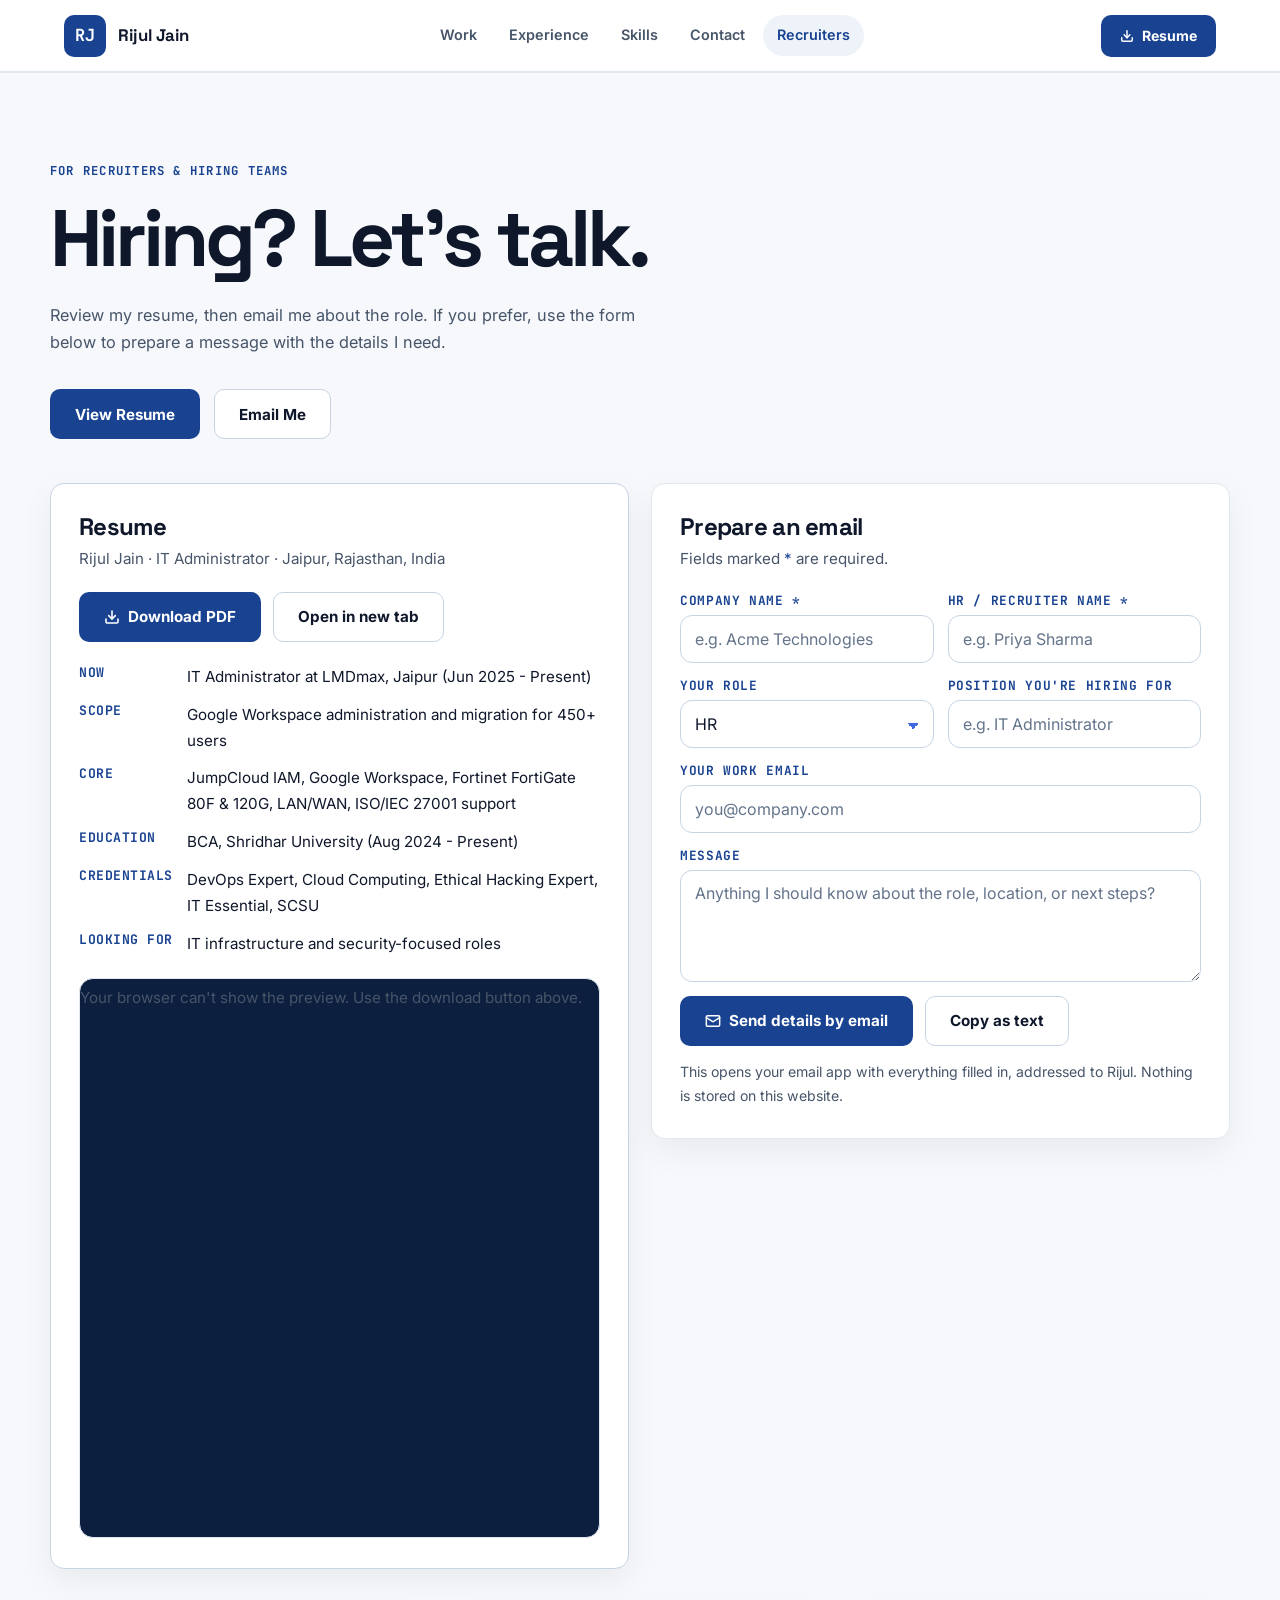
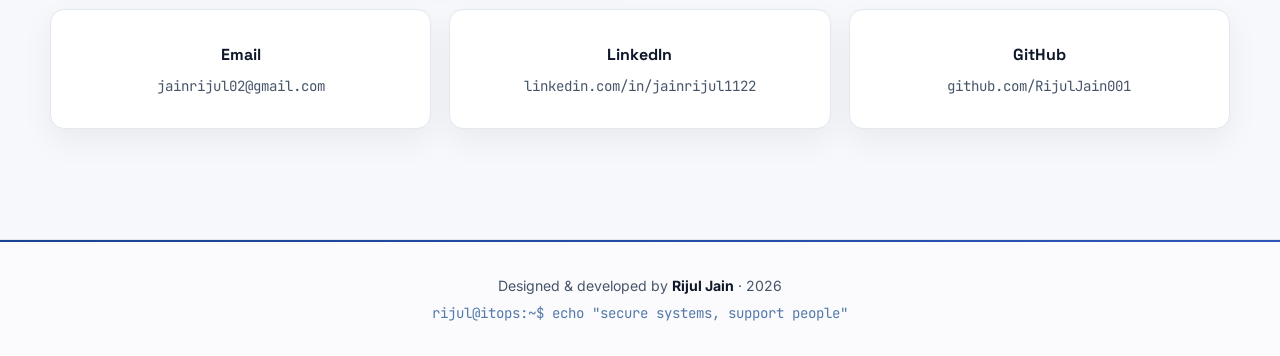
<file: hire.html>
<!DOCTYPE html>
<html lang="en">
<head>
  <meta charset="UTF-8">
  <meta name="viewport" content="width=device-width, initial-scale=1.0">
  <title>For Recruiters | Rijul Jain</title>
  <meta name="description" content="Hiring? Share your company and role details and get Rijul Jain's resume: IT Administrator in Jaipur with Google Workspace, JumpCloud IAM, Fortinet, and ISO/IEC 27001 experience.">
  <meta name="theme-color" content="#eef7fb">
  <meta property="og:type" content="website">
  <meta property="og:title" content="For Recruiters | Rijul Jain">
  <meta property="og:description" content="Share your hiring details and get Rijul Jain's resume.">
  <meta name="twitter:card" content="summary">
  <link rel="icon" type="image/svg+xml" href="assets/favicon.svg">
  <link rel="preconnect" href="https://fonts.googleapis.com">
  <link rel="preconnect" href="https://fonts.gstatic.com" crossorigin>
  <link href="https://fonts.googleapis.com/css2?family=Inter:wght@400;600;700;800&family=JetBrains+Mono:wght@400;700&family=Space+Grotesk:wght@500;700&display=swap" rel="stylesheet">
  <link rel="stylesheet" href="styles.css">
</head>
<body>
  <a class="skip-link" href="#main">Skip to content</a>

  <div class="scroll-progress" id="scroll-progress" aria-hidden="true"></div>

  <!-- ===================== HEADER ===================== -->
  <header class="site-header" id="site-header">
    <a class="brand" href="index.html" aria-label="Go to home">
      <span class="brand-mark">RJ</span>
      <span>Rijul Jain</span>
    </a>
    <nav class="site-nav" id="site-nav" aria-label="Portfolio sections">
      <a href="index.html#projects" class="nav-link">Work</a>
      <a href="index.html#experience" class="nav-link">Experience</a>
      <a href="index.html#skills" class="nav-link">Skills</a>
      <a href="index.html#contact" class="nav-link">Contact</a>
      <a href="hire.html" class="nav-link nav-cta" aria-current="page">Recruiters</a>
    </nav>
    <div class="header-actions">
      <a class="button primary btn-sm" id="download-cv-btn" href="assets/Rijul_Jain_Resume.pdf" download aria-label="Download Resume">
        <svg width="14" height="14" viewBox="0 0 24 24" fill="none" stroke="currentColor" stroke-width="2.5" stroke-linecap="round" stroke-linejoin="round" aria-hidden="true"><path d="M21 15v4a2 2 0 0 1-2 2H5a2 2 0 0 1-2-2v-4"/><polyline points="7 10 12 15 17 10"/><line x1="12" y1="15" x2="12" y2="3"/></svg>
        Resume
      </a>
    </div>
    <button class="hamburger" id="hamburger-btn" aria-label="Toggle menu" aria-expanded="false" aria-controls="mobile-menu">
      <span></span><span></span><span></span>
    </button>
  </header>

  <div class="mobile-menu" id="mobile-menu" aria-hidden="true">
    <nav aria-label="Mobile navigation">
      <a href="index.html#projects"       class="mobile-link">Work</a>
      <a href="index.html#experience"     class="mobile-link">Experience</a>
      <a href="index.html#skills"         class="mobile-link">Skills</a>
      <a href="index.html#contact"        class="mobile-link">Contact</a>
      <a href="hire.html" class="mobile-link active" aria-current="page">For Recruiters</a>
      <a href="assets/Rijul_Jain_Resume.pdf" download class="mobile-link mobile-link-dl">Download Resume</a>
    </nav>
  </div>

  <main id="main">

    <!-- ===================== INTRO ===================== -->
    <section class="page-hero section-shell">
      <p class="eyebrow reveal-up">For recruiters &amp; hiring teams</p>
      <h1 class="reveal-up" style="--delay:0.05s">Hiring? <span class="grad-text">Let's talk.</span></h1>
      <p class="page-lead reveal-up" style="--delay:0.1s">
        Review my resume, then email me about the role. If you prefer, use the form below to prepare a message with the details I need.
      </p>
      <div class="hero-actions recruiter-hero-actions reveal-up" style="--delay:0.15s">
        <a class="button primary" href="assets/Rijul_Jain_Resume.pdf" target="_blank" rel="noopener">View Resume</a>
        <a class="button secondary" href="mailto:jainrijul02@gmail.com">Email Me</a>
      </div>
    </section>

    <!-- ===================== FORM + RESUME ===================== -->
    <section class="hire-layout section-shell" aria-label="Recruiter details and resume">

      <!-- Resume -->
      <div class="hire-card reveal-up" style="--delay:0.08s" id="resume">
        <h2 class="hire-title">Resume</h2>
        <p class="hire-sub">Rijul Jain · IT Administrator · Jaipur, Rajasthan, India</p>

        <div class="form-actions resume-actions">
          <a class="button primary" href="assets/Rijul_Jain_Resume.pdf" download>
            <svg width="16" height="16" viewBox="0 0 24 24" fill="none" stroke="currentColor" stroke-width="2.4" stroke-linecap="round" stroke-linejoin="round" aria-hidden="true"><path d="M21 15v4a2 2 0 0 1-2 2H5a2 2 0 0 1-2-2v-4"/><polyline points="7 10 12 15 17 10"/><line x1="12" y1="15" x2="12" y2="3"/></svg>
            Download PDF
          </a>
          <a class="button secondary" href="assets/Rijul_Jain_Resume.pdf" target="_blank" rel="noopener">Open in new tab</a>
        </div>

        <dl class="glance" aria-label="Resume at a glance">
          <div><dt>Now</dt><dd>IT Administrator at LMDmax, Jaipur (Jun 2025 - Present)</dd></div>
          <div><dt>Scope</dt><dd>Google Workspace administration and migration for 450+ users</dd></div>
          <div><dt>Core</dt><dd>JumpCloud IAM, Google Workspace, Fortinet FortiGate 80F &amp; 120G, LAN/WAN, ISO/IEC 27001 support</dd></div>
          <div><dt>Education</dt><dd>BCA, Shridhar University (Aug 2024 - Present)</dd></div>
          <div><dt>Credentials</dt><dd>DevOps Expert, Cloud Computing, Ethical Hacking Expert, IT Essential, SCSU</dd></div>
          <div><dt>Looking for</dt><dd>IT infrastructure and security-focused roles</dd></div>
        </dl>

        <object class="resume-embed" data="assets/Rijul_Jain_Resume.pdf#toolbar=0&amp;view=FitH" type="application/pdf" aria-label="Resume preview">
          <p class="hire-sub">Your browser can't show the preview. Use the download button above.</p>
        </object>
      </div>

      <!-- Details form -->
      <div class="hire-card reveal-up" id="form-card">
        <h2 class="hire-title">Prepare an email</h2>
        <p class="hire-sub">Fields marked <span class="req">*</span> are required.</p>

        <form id="hire-form" novalidate>
          <div class="field-row">
            <div class="field">
              <label for="f-company">Company name <span class="req">*</span></label>
              <input id="f-company" name="company" type="text" autocomplete="organization" maxlength="80" required aria-describedby="e-company" placeholder="e.g. Acme Technologies">
              <p class="field-error" id="e-company" aria-live="polite"></p>
            </div>
            <div class="field">
              <label for="f-name">HR / recruiter name <span class="req">*</span></label>
              <input id="f-name" name="name" type="text" autocomplete="name" maxlength="80" required aria-describedby="e-name" placeholder="e.g. Priya Sharma">
              <p class="field-error" id="e-name" aria-live="polite"></p>
            </div>
          </div>

          <div class="field-row">
            <div class="field">
              <label for="f-role">Your role</label>
              <select id="f-role" name="role">
                <option>HR</option>
                <option>Recruiter</option>
                <option>Hiring manager</option>
                <option>Founder / CEO</option>
                <option>Other</option>
              </select>
            </div>
            <div class="field">
              <label for="f-position">Position you're hiring for</label>
              <input id="f-position" name="position" type="text" maxlength="80" placeholder="e.g. IT Administrator">
            </div>
          </div>

          <div class="field">
            <label for="f-email">Your work email</label>
            <input id="f-email" name="email" type="email" autocomplete="email" inputmode="email" maxlength="100" aria-describedby="e-email" placeholder="you@company.com">
            <p class="field-error" id="e-email" aria-live="polite"></p>
          </div>

          <div class="field">
            <label for="f-message">Message</label>
            <textarea id="f-message" name="message" maxlength="600" rows="4" placeholder="Anything I should know about the role, location, or next steps?"></textarea>
          </div>

          <!-- honeypot for bots: humans never see or fill this -->
          <div class="hp" aria-hidden="true">
            <label for="f-website">Website</label>
            <input id="f-website" name="website" type="text" tabindex="-1" autocomplete="off">
          </div>

          <div class="form-actions">
            <button class="button primary" type="submit" id="send-btn">
              <svg width="16" height="16" viewBox="0 0 24 24" fill="none" stroke="currentColor" stroke-width="2.2" stroke-linecap="round" stroke-linejoin="round" aria-hidden="true"><rect x="2" y="4" width="20" height="16" rx="2"/><path d="m22 7-8.97 5.7a1.94 1.94 0 0 1-2.06 0L2 7"/></svg>
              Send details by email
            </button>
            <button class="button secondary" type="button" id="copy-btn">Copy as text</button>
          </div>
          <p class="form-note" id="form-note">
            This opens your email app with everything filled in, addressed to Rijul. Nothing is stored on this website.
          </p>
        </form>

        <div class="success-panel" id="success" role="status" aria-live="polite" tabindex="-1" hidden>
          <h3>Thanks, <span id="s-name"></span>!</h3>
          <p id="s-text"></p>
          <pre class="summary" id="s-summary"></pre>
          <div class="form-actions">
            <a class="button primary" id="s-mail" href="#">Open email again</a>
            <button class="button secondary" type="button" id="s-copy">Copy details</button>
            <button class="button ghost" type="button" id="s-edit">Edit details</button>
          </div>
        </div>
      </div>
    </section>

    <!-- ===================== OTHER WAYS ===================== -->
    <section class="section-shell hire-links reveal-up" aria-label="Other ways to reach me">
      <a class="contact-card" href="mailto:jainrijul02@gmail.com">
        <span class="contact-label">Email</span>
        <span class="contact-value">jainrijul02@gmail.com</span>
      </a>
      <a class="contact-card" href="https://www.linkedin.com/in/jainrijul1122" target="_blank" rel="noreferrer">
        <span class="contact-label">LinkedIn</span>
        <span class="contact-value">linkedin.com/in/jainrijul1122</span>
      </a>
      <a class="contact-card" href="https://github.com/RijulJain001" target="_blank" rel="noreferrer">
        <span class="contact-label">GitHub</span>
        <span class="contact-value">github.com/RijulJain001</span>
      </a>
    </section>

  </main>

  <footer class="site-footer">
    <p>Designed &amp; developed by <strong>Rijul Jain</strong> · <span class="footer-year"></span></p>
    <p class="footer-tag">rijul@itops:~$ echo "secure systems, support people"</p>
  </footer>

  <script src="script.js"></script>
  <script src="hire.js"></script>
</body>
</html>
</file>
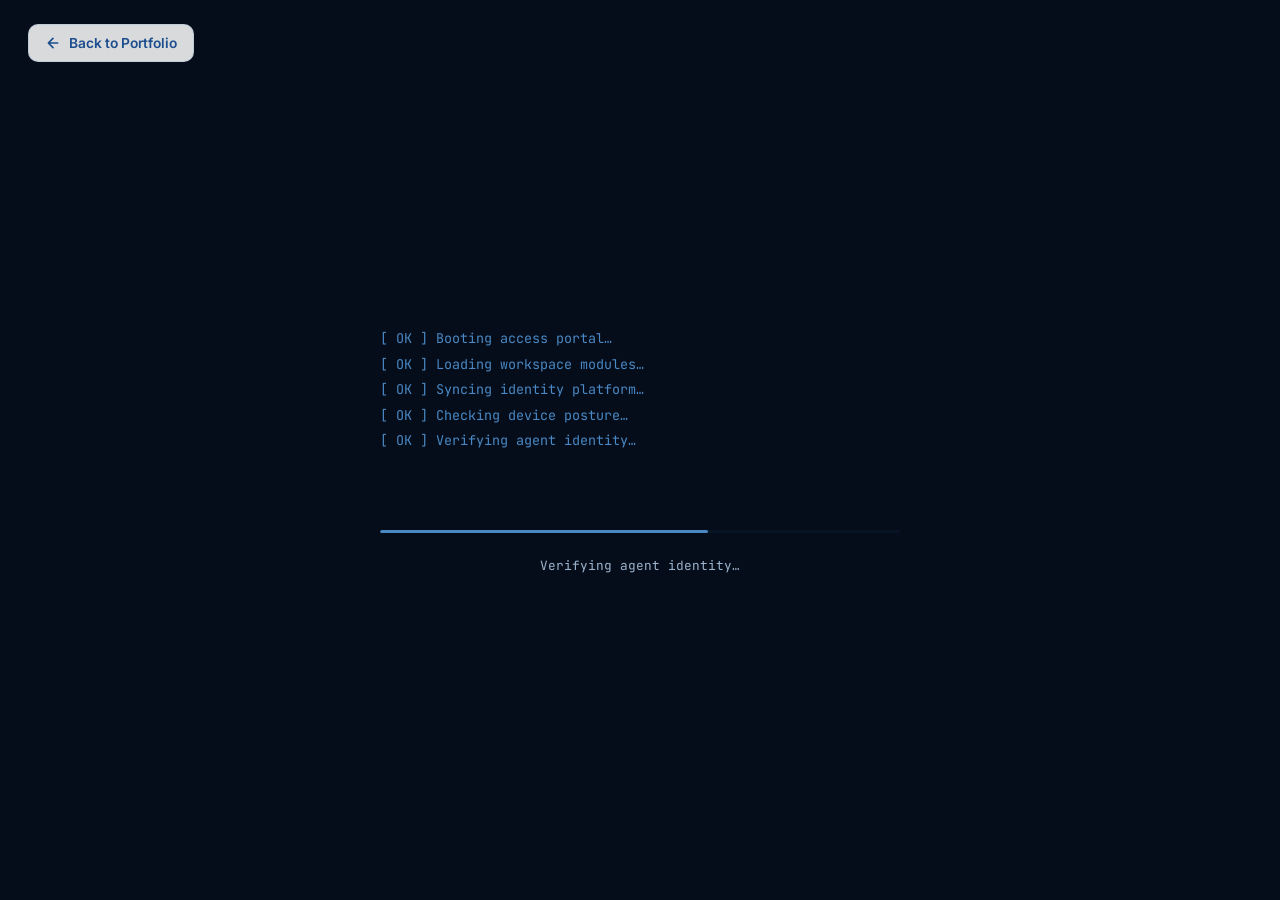
<file: login.html>
<!DOCTYPE html>
<html lang="en">
<head>
  <meta charset="UTF-8">
  <meta name="viewport" content="width=device-width, initial-scale=1.0">
  <title>Access Portal | Rijul Jain</title>
  <meta name="description" content="Secure access portal — connect with Rijul Jain on GitHub or LinkedIn.">
  <meta name="theme-color" content="#eef7fb">
  <link rel="icon" type="image/svg+xml" href="assets/favicon.svg">
  <link rel="preconnect" href="https://fonts.googleapis.com">
  <link rel="preconnect" href="https://fonts.gstatic.com" crossorigin>
  <link href="https://fonts.googleapis.com/css2?family=Inter:wght@400;600;700;800&family=JetBrains+Mono:wght@400;700&display=swap" rel="stylesheet">
  <link rel="stylesheet" href="login.css">
</head>
<body>
  <div class="aurora" aria-hidden="true"><span></span><span></span><span></span></div>

  <!-- Noise overlay -->
  <div class="noise" aria-hidden="true"></div>

  <!-- Cursor glow -->

  <!-- Back to portfolio -->
  <a href="index.html" class="back-link" id="back-link" aria-label="Back to portfolio">
    <svg width="16" height="16" viewBox="0 0 24 24" fill="none" stroke="currentColor" stroke-width="2.5" stroke-linecap="round" stroke-linejoin="round"><path d="M19 12H5M12 5l-7 7 7 7"/></svg>
    <span>Back to Portfolio</span>
  </a>

  <!-- Main container -->
  <main class="portal-wrap" id="portal-wrap">

    <!-- Boot sequence overlay -->
    <div class="boot-screen" id="boot-screen" aria-live="polite">
      <div class="boot-lines" id="boot-lines"></div>
      <div class="boot-progress-wrap">
        <div class="boot-bar" id="boot-bar"></div>
      </div>
      <p class="boot-status" id="boot-status">Initializing secure tunnel…</p>
    </div>

    <!-- Main portal card (hidden until boot done) -->
    <div class="portal-card" id="portal-card" aria-hidden="true">

      <!-- Header -->
      <div class="portal-header">
        <div class="portal-dots" aria-hidden="true">
          <span></span><span></span><span></span>
        </div>
        <span class="portal-title-bar">rijul@secure-portal:~</span>
        <span class="header-badge">AES-256</span>
      </div>

      <!-- Body -->
      <div class="portal-body">

        <!-- Logo area -->
        <div class="logo-wrap">
          <div class="logo-ring" aria-hidden="true">
            <div class="logo-ring-inner">
              <svg class="shield-svg" width="36" height="36" viewBox="0 0 24 24" fill="none" stroke="currentColor" stroke-width="1.8" stroke-linecap="round" stroke-linejoin="round"><path d="M12 22s8-4 8-10V5l-8-3-8 3v7c0 6 8 10 8 10z"/></svg>
            </div>
          </div>
          <div class="logo-pulse" aria-hidden="true"></div>
        </div>

        <!-- Title -->
        <h1 class="portal-heading">SECURE ACCESS PORTAL</h1>
        <p class="portal-sub" id="portal-sub-text"></p>

        <!-- Terminal ID display -->
        <div class="id-box" aria-label="Session information">
          <div class="id-row">
            <span class="id-key">AGENT</span>
            <span class="id-val" id="agent-val">Rijul Jain</span>
          </div>
          <div class="id-row">
            <span class="id-key">ROLE</span>
            <span class="id-val soft">IT Administrator</span>
          </div>
          <div class="id-row">
            <span class="id-key">SESSION</span>
            <span class="id-val" id="session-id">RJ-<span id="sess-num"></span></span>
          </div>
          <div class="id-row">
            <span class="id-key">STATUS</span>
            <span class="id-val green">
              <span class="mini-dot"></span>VERIFIED
            </span>
          </div>
        </div>

        <!-- Divider -->
        <div class="divider">
          <span></span>
          <p>CHOOSE PLATFORM TO ACCESS</p>
          <span></span>
        </div>

        <!-- Access Buttons -->
        <div class="access-grid">

          <!-- GitHub -->
          <a href="https://github.com/RijulJain001" target="_blank" rel="noreferrer"
             class="access-btn github-btn" id="github-access-btn"
             aria-label="Open Rijul Jain's GitHub profile">
            <div class="btn-bg-glow github-glow" aria-hidden="true"></div>
            <div class="btn-inner">
              <div class="btn-icon-wrap github-icon-wrap">
                <svg width="28" height="28" viewBox="0 0 24 24" fill="currentColor" aria-hidden="true">
                  <path d="M12 2C6.477 2 2 6.484 2 12.017c0 4.425 2.865 8.18 6.839 9.504.5.092.682-.217.682-.483 0-.237-.008-.868-.013-1.703-2.782.605-3.369-1.343-3.369-1.343-.454-1.158-1.11-1.466-1.11-1.466-.908-.62.069-.608.069-.608 1.003.07 1.531 1.032 1.531 1.032.892 1.53 2.341 1.088 2.91.832.092-.647.35-1.088.636-1.338-2.22-.253-4.555-1.113-4.555-4.951 0-1.093.39-1.988 1.029-2.688-.103-.253-.446-1.272.098-2.65 0 0 .84-.27 2.75 1.026A9.564 9.564 0 0112 6.844a9.59 9.59 0 012.504.337c1.909-1.296 2.747-1.027 2.747-1.027.546 1.379.202 2.398.1 2.651.64.7 1.028 1.595 1.028 2.688 0 3.848-2.339 4.695-4.566 4.943.359.309.678.92.678 1.855 0 1.338-.012 2.419-.012 2.747 0 .268.18.58.688.482A10.019 10.019 0 0022 12.017C22 6.484 17.522 2 12 2z"/>
                </svg>
              </div>
              <div class="btn-text">
                <span class="btn-label">GitHub</span>
                <span class="btn-desc">View repositories &amp; code</span>
              </div>
              <div class="btn-arrow" aria-hidden="true">
                <svg width="18" height="18" viewBox="0 0 24 24" fill="none" stroke="currentColor" stroke-width="2.5" stroke-linecap="round" stroke-linejoin="round"><path d="M5 12h14M12 5l7 7-7 7"/></svg>
              </div>
            </div>
            <div class="btn-scan-line" aria-hidden="true"></div>
          </a>

          <!-- LinkedIn -->
          <a href="https://www.linkedin.com/in/jainrijul1122" target="_blank" rel="noreferrer"
             class="access-btn linkedin-btn" id="linkedin-access-btn"
             aria-label="Open Rijul Jain's LinkedIn profile">
            <div class="btn-bg-glow linkedin-glow" aria-hidden="true"></div>
            <div class="btn-inner">
              <div class="btn-icon-wrap linkedin-icon-wrap">
                <svg width="26" height="26" viewBox="0 0 24 24" fill="currentColor" aria-hidden="true">
                  <path d="M20.447 20.452h-3.554v-5.569c0-1.328-.027-3.037-1.852-3.037-1.853 0-2.136 1.445-2.136 2.939v5.667H9.351V9h3.414v1.561h.046c.477-.9 1.637-1.85 3.37-1.85 3.601 0 4.267 2.37 4.267 5.455v6.286zM5.337 7.433a2.062 2.062 0 01-2.063-2.065 2.064 2.064 0 112.063 2.065zm1.782 13.019H3.555V9h3.564v11.452zM22.225 0H1.771C.792 0 0 .774 0 1.729v20.542C0 23.227.792 24 1.771 24h20.451C23.2 24 24 23.227 24 22.271V1.729C24 .774 23.2 0 22.222 0h.003z"/>
                </svg>
              </div>
              <div class="btn-text">
                <span class="btn-label">LinkedIn</span>
                <span class="btn-desc">Connect professionally</span>
              </div>
              <div class="btn-arrow" aria-hidden="true">
                <svg width="18" height="18" viewBox="0 0 24 24" fill="none" stroke="currentColor" stroke-width="2.5" stroke-linecap="round" stroke-linejoin="round"><path d="M5 12h14M12 5l7 7-7 7"/></svg>
              </div>
            </div>
            <div class="btn-scan-line" aria-hidden="true"></div>
          </a>

        </div>

        <!-- Footer note -->
        <p class="portal-note">
          <svg width="12" height="12" viewBox="0 0 24 24" fill="none" stroke="currentColor" stroke-width="2" stroke-linecap="round" stroke-linejoin="round" aria-hidden="true"><rect x="3" y="11" width="18" height="11" rx="2" ry="2"/><path d="M7 11V7a5 5 0 0110 0v4"/></svg>
          End-to-end encrypted · No data collected · Opens in new tab
        </p>

      </div><!-- /portal-body -->
    </div><!-- /portal-card -->

  </main>

  <script src="login.js"></script>
</body>
</html>
</file>
<file: styles.css>
/* ============================================================
   RIJUL JAIN PORTFOLIO — "DEEP CURRENT" THEME (light)
   Light navy-tinted background · deep blue text/accents (#0F2854 / #1C4D8D)
   sky-blue highlights (#4988C4 / #BDE8F5) · dark "terminal" widgets stay dark
   ============================================================ */

/* ============================================================
   DESIGN TOKENS
   ============================================================ */
@property --angle {
  syntax: "<angle>";
  inherits: false;
  initial-value: 0deg;
}

:root {
  --bg:            #eef7fb;
  --bg-2:          #BDE8F5;
  --surface:       rgba(255, 255, 255, 0.66);
  --surface-solid: #ffffff;
  --text:          #0F2854;
  --muted:         #3d6690;
  --line:          rgba(28, 77, 141, 0.16);
  --line-strong:   rgba(28, 77, 141, 0.38);

  --violet:        #1C4D8D;
  --violet-soft:   #4988C4;
  --amber:         #BDE8F5;   /* bright pop, used only inside dark terminal-style widgets */
  --pop:           #0F2854;   /* dark pop accent for light surfaces (badges, kickers, labels) */
  --mint:          #0e9f6e;
  --rose:          #dc2626;

  --grad:          linear-gradient(120deg, #1C4D8D, #4988C4);
  --grad-hero:     linear-gradient(120deg, #1C4D8D 0%, #0F2854 55%, #1C4D8D 100%);
  --grad-btn:      linear-gradient(120deg, #0F2854, #1C4D8D);

  --shadow:        0 16px 40px rgba(28, 77, 141, 0.16);
  --glow:          0 0 44px rgba(73, 136, 196, 0.26);

  --radius:        18px;
  --header-h:      72px;
  --ease:          cubic-bezier(0.22, 0.8, 0.3, 1);
  --transition:    240ms var(--ease);

  --font-display:  'Space Grotesk', 'Inter', ui-sans-serif, system-ui, sans-serif;
  --font-mono:     'JetBrains Mono', ui-monospace, Consolas, monospace;
}

/* ============================================================
   RESET & BASE
   ============================================================ */
*, *::before, *::after { box-sizing: border-box; margin: 0; padding: 0; }

html {
  scroll-behavior: smooth;
  scroll-padding-top: calc(var(--header-h) + 12px);
  font-size: 16px;
}

body {
  min-height: 100vh;
  color: var(--text);
  background: var(--bg);
  font-family: 'Inter', ui-sans-serif, system-ui, sans-serif;
  line-height: 1.7;
  overflow-x: hidden;
  overflow-x: clip;
}

main {
  overflow-x: hidden;   /* fallback for older browsers */
  overflow-x: clip;     /* decorative rings bleed to the screen edge but never widen the page */
}

a { color: inherit; text-decoration: none; }
img { display: block; max-width: 100%; }
h1, h2, h3, h4, p { overflow-wrap: anywhere; }

h1, h2, h3 {
  font-family: var(--font-display);
  line-height: 1.08;
  letter-spacing: -0.03em;
}

h1 { font-size: clamp(3.4rem, 8.4vw, 7.2rem); font-weight: 700; letter-spacing: -0.05em; }
h2 { font-size: clamp(2rem, 5vw, 3.6rem); font-weight: 700; }
h3 { font-size: 1.22rem; font-weight: 700; }

.grad-text {
  background: var(--grad-hero);
  background-size: 220% 100%;
  -webkit-background-clip: text;
  background-clip: text;
  color: transparent;
}

/* ============================================================
   ANIMATED BACKGROUND
   ============================================================ */
.aurora {
  position: fixed;
  inset: 0;
  z-index: -4;
  overflow: hidden;
  pointer-events: none;
  background: linear-gradient(180deg, var(--bg) 0%, var(--bg-2) 60%, var(--bg) 100%);
}
.aurora span {
  position: absolute;
  border-radius: 50%;
  will-change: transform;
}
.aurora span:nth-child(1) {
  width: 56vmax; height: 56vmax;
  left: -16vmax; top: -22vmax;
  background: radial-gradient(circle, rgba(28, 77, 141, 0.12), transparent 66%);
  animation: drift-a 26s ease-in-out infinite alternate;
}
.aurora span:nth-child(2) {
  width: 50vmax; height: 50vmax;
  right: -18vmax; top: 6vh;
  background: radial-gradient(circle, rgba(73, 136, 196, 0.14), transparent 66%);
  animation: drift-b 32s ease-in-out infinite alternate;
}
.aurora span:nth-child(3) {
  width: 44vmax; height: 44vmax;
  left: 26vw; bottom: -26vmax;
  background: radial-gradient(circle, rgba(15, 40, 84, 0.08), transparent 66%);
  animation: drift-c 38s ease-in-out infinite alternate;
}
@keyframes drift-a { to { transform: translate3d(9vw, 8vh, 0) scale(1.14); } }
@keyframes drift-b { to { transform: translate3d(-10vw, 12vh, 0) scale(0.9); } }
@keyframes drift-c { to { transform: translate3d(-8vw, -10vh, 0) scale(1.18); } }

.backdrop-glow {
  position: fixed;
  inset: 0;
  z-index: -2;
  pointer-events: none;
  background-image:
    linear-gradient(rgba(73, 136, 196, 0.06) 1px, transparent 1px),
    linear-gradient(90deg, rgba(73, 136, 196, 0.06) 1px, transparent 1px);
  background-size: 56px 56px;
  -webkit-mask-image: radial-gradient(ellipse at 50% 30%, #000 0%, transparent 76%);
  mask-image: radial-gradient(ellipse at 50% 30%, #000 0%, transparent 76%);
}

.scroll-progress {
  position: fixed;
  top: 0; left: 0; right: 0;
  height: 3px;
  z-index: 300;
  background: var(--grad);
  transform-origin: left center;
  transform: scaleX(var(--p, 0));
  box-shadow: 0 0 14px rgba(28, 77, 141, 0.7);
  pointer-events: none;
}

/* ============================================================
   HEADER
   ============================================================ */
.site-header {
  position: sticky;
  top: 0;
  z-index: 100;
  display: flex;
  align-items: center;
  justify-content: space-between;
  gap: 24px;
  height: var(--header-h);
  padding: 0 clamp(18px, 5vw, 72px);
  border-bottom: 1px solid rgba(15, 40, 84, 0.08);
  background: rgba(255, 255, 255, 0.82);
  transition: box-shadow var(--transition), background var(--transition);
}
.site-header.scrolled {
  background: rgba(255, 255, 255, 0.94);
  box-shadow: 0 18px 50px rgba(28, 77, 141, 0.16);
}

.brand {
  display: inline-flex;
  align-items: center;
  gap: 12px;
  font-family: var(--font-display);
  font-weight: 700;
  font-size: 1.05rem;
  white-space: nowrap;
  flex-shrink: 0;
}
.brand-mark {
  display: grid;
  width: 42px; height: 42px;
  place-items: center;
  border-radius: 13px;
  color: #fff;
  background: var(--grad-btn);
  font-family: var(--font-mono);
  font-weight: 700;
  box-shadow: 0 8px 26px rgba(28, 77, 141, 0.45), inset 0 1px 0 rgba(255, 255, 255, 0.3);
  transition: transform var(--transition), box-shadow var(--transition);
}
.brand:hover .brand-mark {
  transform: rotate(-8deg) scale(1.06);
  box-shadow: 0 10px 34px rgba(28, 77, 141, 0.55), inset 0 1px 0 rgba(255, 255, 255, 0.3);
}

.site-nav {
  display: flex;
  flex-wrap: nowrap;
  justify-content: flex-end;
  gap: 4px;
}
.nav-link {
  position: relative;
  padding: 8px 14px;
  border-radius: 999px;
  color: var(--muted);
  font-size: 0.9rem;
  font-weight: 600;
  transition: color var(--transition), background var(--transition);
}
.nav-link::after {
  content: "";
  position: absolute;
  bottom: 3px; left: 50%;
  width: 0; height: 2px;
  border-radius: 2px;
  background: var(--grad);
  transform: translateX(-50%);
  transition: width var(--transition);
}
.nav-link:hover,
.nav-link:focus-visible { color: var(--text); background: rgba(28, 77, 141, 0.12); outline: none; }
.nav-link:hover::after { width: 46%; }
.nav-link.active { color: #fff; background: var(--violet); }
.nav-link.active::after { width: 46%; }

.header-actions { display: flex; align-items: center; gap: 10px; }

.terminal-trigger-btn {
  display: inline-flex;
  align-items: center;
  gap: 7px;
  min-height: 38px;
  padding: 8px 15px;
  border: 1px solid var(--line);
  border-radius: 999px;
  background: rgba(28, 77, 141, 0.05);
  color: var(--muted);
  font: 600 0.86rem 'Inter', sans-serif;
  white-space: nowrap;
  cursor: pointer;
  transition: color var(--transition), background var(--transition), border-color var(--transition);
}
.terminal-trigger-btn:hover {
  color: var(--text);
  background: rgba(28, 77, 141, 0.16);
  border-color: var(--line-strong);
}

/* Hamburger */
.hamburger {
  display: none;
  flex-direction: column;
  justify-content: center;
  gap: 5px;
  width: 44px; height: 44px;
  padding: 11px;
  border: 1px solid var(--line);
  border-radius: 12px;
  background: none;
  cursor: pointer;
  flex-shrink: 0;
  transition: background var(--transition), border-color var(--transition);
}
.hamburger:hover { background: rgba(28, 77, 141, 0.14); border-color: var(--line-strong); }
.hamburger span {
  display: block;
  width: 100%; height: 2px;
  border-radius: 2px;
  background: var(--text);
  transform-origin: center;
  transition: transform 300ms ease, opacity 300ms ease;
}
.hamburger.open span:nth-child(1) { transform: translateY(7px) rotate(45deg); }
.hamburger.open span:nth-child(2) { opacity: 0; }
.hamburger.open span:nth-child(3) { transform: translateY(-7px) rotate(-45deg); }

/* Mobile menu */
.mobile-menu {
  position: fixed;
  top: var(--header-h);
  left: 0; right: 0;
  z-index: 99;
  max-height: 0;
  padding: 0 20px;
  overflow: hidden;
  background: rgba(255, 255, 255, 0.97);
  border-bottom: 1px solid var(--line);
  transition: max-height 380ms var(--ease), padding 380ms ease;
}
.mobile-menu.open { max-height: 560px; padding: 20px; }
.mobile-menu nav { display: flex; flex-direction: column; gap: 6px; }
.mobile-link {
  display: block;
  min-height: 48px;
  padding: 13px 16px;
  border-radius: 12px;
  color: var(--muted);
  font-weight: 600;
  transition: background var(--transition), color var(--transition);
}
.mobile-link:hover, .mobile-link.active { background: rgba(28, 77, 141, 0.16); color: var(--text); }
.fx-menu {
  display: flex;
  align-items: center;
  gap: 10px;
  width: 100%;
  border: 0;
  background: none;
  font: 600 1rem 'Inter', sans-serif;
  text-align: left;
  cursor: pointer;
}

/* ============================================================
   LAYOUT HELPERS & SCROLL REVEAL
   ============================================================ */
.section-shell { width: min(1180px, calc(100% - 36px)); margin: 0 auto; }

.reveal-up { opacity: 0; transform: translateY(32px); }
.reveal-up.visible {
  opacity: 1;
  transform: none;
  animation: reveal-in 760ms var(--ease) var(--delay, 0s) backwards;
}
@keyframes reveal-in {
  from { opacity: 0; transform: translateY(32px) scale(0.98); }
  to   { opacity: 1; transform: none; }
}

/* ============================================================
   SHARED GLASS SURFACES
   ============================================================ */
.about-card, .card, .timeline-item, .cert-card, .stat-card,
.contact-card, .skills-block, .skill-chip {
  position: relative;
  overflow: hidden;
  border: 1px solid var(--line);
  border-radius: var(--radius);
  background:
    linear-gradient(180deg, rgba(255, 255, 255, 0.05), rgba(255, 255, 255, 0.012)),
    var(--surface);
  box-shadow: var(--shadow), inset 0 1px 0 rgba(255, 255, 255, 0.05);
  transition: transform var(--transition), border-color var(--transition), box-shadow var(--transition);
}
.about-card, .card, .timeline-item, .cert-card, .stat-card, .contact-card, .skills-block {
}

/* Cursor-follow spotlight (position set from JS via --mx / --my) */
.about-card::after, .card::after, .timeline-item::after, .cert-card::after,
.stat-card::after, .contact-card::after, .skill-chip::after {
  content: "";
  position: absolute;
  inset: 0;
  pointer-events: none;
  opacity: 0;
  background: radial-gradient(360px circle at var(--mx, 50%) var(--my, 50%), rgba(73, 136, 196, 0.18), transparent 60%);
  transition: opacity var(--transition);
}
.about-card:hover::after, .card:hover::after, .timeline-item:hover::after, .cert-card:hover::after,
.stat-card:hover::after, .contact-card:hover::after, .skill-chip:hover::after {
  opacity: 1;
}

.about-card:hover, .card:hover, .timeline-item:hover, .cert-card:hover, .stat-card:hover,
.contact-card:hover, .skill-chip:hover {
  border-color: var(--line-strong);
  box-shadow: 0 30px 70px rgba(28, 77, 141, 0.22), var(--glow), inset 0 1px 0 rgba(255, 255, 255, 0.08);
}

/* ============================================================
   EYEBROW / SECTION HEADINGS
   ============================================================ */
.eyebrow {
  display: inline-flex;
  align-items: center;
  gap: 10px;
  margin: 0 0 16px;
  padding: 8px 15px;
  border: 1px solid var(--line-strong);
  border-radius: 999px;
  background: rgba(28, 77, 141, 0.1);
  color: var(--violet);
  font: 700 0.84rem/1 var(--font-mono);
  letter-spacing: 0.06em;
  text-transform: uppercase;
}
#eyebrow-text { text-transform: none; letter-spacing: 0.02em; font-size: 0.84rem; }

.section-heading .eyebrow::before {
  content: "";
  width: 7px; height: 7px;
  border-radius: 50%;
  background: var(--violet-soft);
  box-shadow: 0 0 12px var(--violet-soft);
  animation: blink-soft 2.4s ease-in-out infinite;
}
@keyframes blink-soft { 50% { opacity: 0.35; } }

.section-heading { margin-bottom: 44px; }
.section-heading h2::after {
  content: "";
  display: block;
  width: 84px; height: 4px;
  margin-top: 18px;
  border-radius: 4px;
  background: var(--grad);
  transition: width 1000ms var(--ease) 350ms;
}
.section-heading:not(.visible) h2::after { width: 0; }

.cursor-blink {
  display: inline-block;
  color: var(--violet-soft);
  line-height: 1;
  vertical-align: middle;
  animation: blink 1s step-start infinite;
}
@keyframes blink { 0%, 100% { opacity: 1; } 50% { opacity: 0; } }

/* ============================================================
   HERO
   ============================================================ */
.hero {
  position: relative;
  display: grid;
  grid-template-columns: minmax(0, 1.08fr) minmax(300px, 0.74fr);
  align-items: center;
  gap: clamp(30px, 5vw, 72px);
  min-height: calc(100vh - var(--header-h));
  padding: 84px 0 64px;
}
.hero-copy, .profile-panel { position: relative; z-index: 1; }
.hero-copy .eyebrow { max-width: 100%; }
.hero-copy { max-width: 760px; }

.hero-deco {
  position: absolute;
  z-index: 0;
  top: 50%; right: -14%;
  width: min(760px, 78vw);
  aspect-ratio: 1;
  transform: translateY(-50%);
  opacity: 0.4;
  pointer-events: none;
}
.hero-deco svg { position: absolute; inset: 0; width: 100%; height: 100%; overflow: visible; }
.deco-spin     { animation: spin 60s linear infinite; will-change: transform; }
.deco-spin-rev { animation: spin 90s linear infinite reverse; will-change: transform; }
@keyframes spin { to { transform: rotate(360deg); } }

.role {
  display: inline-flex;
  align-items: center;
  gap: 10px;
  margin-top: 22px;
  padding: 8px 16px;
  border: 1px solid rgba(28, 77, 141, 0.28);
  border-radius: 999px;
  background: rgba(28, 77, 141, 0.08);
  color: var(--pop);
  font: 700 clamp(0.88rem, 1.8vw, 1.05rem) var(--font-mono);
}

.hero-text {
  max-width: 58ch;
  margin-top: 24px;
  color: var(--muted);
  font-size: clamp(1.02rem, 1.2vw, 1.16rem);
}

.hero-actions { display: flex; flex-wrap: wrap; gap: 14px; margin-top: 38px; }
.hero-contact-link {
  display: inline-flex;
  align-items: center;
  justify-content: center;
  gap: 8px;
  min-height: 50px;
  padding: 10px 8px;
  color: var(--text);
  font-weight: 700;
  text-decoration: underline;
  text-decoration-color: var(--violet-soft);
  text-underline-offset: 5px;
}
.hero-contact-link:hover { color: var(--violet); }

/* Buttons */
.button {
  position: relative;
  overflow: hidden;
  display: inline-flex;
  align-items: center;
  justify-content: center;
  gap: 8px;
  min-height: 50px;
  padding: 12px 24px;
  border: 1px solid transparent;
  border-radius: 999px;
  font: 700 0.95rem 'Inter', sans-serif;
  cursor: pointer;
  transition: transform var(--transition), box-shadow var(--transition),
              background var(--transition), border-color var(--transition);
}
.button:hover { transform: translateY(-3px); }
.button:focus-visible { outline: 3px solid var(--violet); outline-offset: 3px; }

.button.primary {
  color: #fff;
  background: var(--grad-btn);
  box-shadow: 0 14px 38px rgba(28, 77, 141, 0.4);
}
.button.primary:hover { box-shadow: 0 20px 50px rgba(28, 77, 141, 0.5); }
.button.primary::after {
  content: "";
  position: absolute;
  inset: 0;
  background: linear-gradient(110deg, transparent 30%, rgba(255, 255, 255, 0.35) 50%, transparent 70%);
  transform: translateX(-130%);
  transition: transform 700ms var(--ease);
}
.button.primary:hover::after { transform: translateX(130%); }

.button.secondary, .button.ghost {
  color: var(--text);
  border-color: var(--line);
  background: rgba(255, 255, 255, 0.05);
}
.button.secondary:hover, .button.ghost:hover {
  background: rgba(28, 77, 141, 0.16);
  border-color: var(--line-strong);
}
.button.ghost { color: var(--violet-soft); font-size: 0.9rem; }

.btn-sm { min-height: 42px; padding: 8px 18px; font-size: 0.88rem; }

/* ============================================================
   PROFILE PANEL
   ============================================================ */
.profile-col { position: relative; z-index: 1; justify-self: end; width: min(100%, 410px); }

.profile-panel {
  width: 100%;
  padding: 18px;
  border-radius: 28px;
  box-shadow: var(--shadow), 0 0 70px rgba(28, 77, 141, 0.22);
  animation: float-y 7s ease-in-out infinite;
}
.profile-ring {
  position: absolute;
  inset: 0;
  z-index: 0;
  overflow: hidden;
  border-radius: inherit;
  pointer-events: none;
}
.profile-ring::before {                 /* spinning gradient, clipped to the panel */
  content: "";
  position: absolute;
  inset: -50%;
  background: conic-gradient(#1C4D8D, #4988C4, #BDE8F5, #1C4D8D);
  animation: spin 7s linear infinite;
  will-change: transform;
}
.profile-ring::after {                  /* solid interior leaves a 2px ring */
  content: "";
  position: absolute;
  inset: 2px;
  border-radius: 26px;
  background: var(--surface-solid);
}
.profile-meta, .terminal-card { position: relative; z-index: 1; }
@keyframes float-y { 50% { translate: 0 -10px; } }

.profile-frame {
  position: relative;
  overflow: hidden;
  aspect-ratio: 4 / 5;
  border-radius: 18px;
  background: var(--surface-solid);
}
.profile-frame::before {
  content: "";
  position: absolute;
  inset: 0;
  z-index: 1;
  background:
    linear-gradient(135deg, rgba(28, 77, 141, 0.24), transparent 40%, rgba(28, 77, 141, 0.2)),
    repeating-linear-gradient(0deg, transparent, transparent 7px, rgba(255, 255, 255, 0.035) 8px);
  mix-blend-mode: screen;
  pointer-events: none;
}
.profile-frame img {
  width: 100%;
  height: 100%;
  object-fit: cover;
  object-position: 50% 12%;
  transform: scale(1.12);
  filter: grayscale(100%) contrast(1.12) brightness(1.04);
}

.scan-line {
  position: absolute;
  left: 0; right: 0;
  top: -100%;
  height: 100%;
  z-index: 2;
  background: linear-gradient(180deg, transparent calc(100% - 4px), rgba(73, 136, 196, 0.95) calc(100% - 2px), transparent 100%);
  animation: scan 4s linear infinite;
  pointer-events: none;
  will-change: transform;
}
@keyframes scan {
  0%   { transform: translateY(0); opacity: 0.9; }
  90%  { opacity: 0.9; }
  100% { transform: translateY(100%); opacity: 0; }
}

/* Floating tech chips around the portrait */
.float-chip {
  position: absolute;
  z-index: 3;
  display: inline-flex;
  align-items: center;
  gap: 8px;
  padding: 8px 14px;
  border: 1px solid var(--line-strong);
  border-radius: 999px;
  background: rgba(14, 33, 66, 0.86);
  color: #e8f4fb;
  font: 700 0.82rem var(--font-mono);
  box-shadow: 0 10px 30px rgba(3, 8, 17, 0.5);
  animation: float-chip 6s ease-in-out infinite;
}
.float-chip i {
  width: 8px; height: 8px;
  border-radius: 50%;
  background: var(--c, var(--violet));
  box-shadow: 0 0 12px var(--c, var(--violet));
}
.float-chip.c1 { top: 34px;    right: -22px; --c: var(--violet-soft); }
.float-chip.c2 { top: 42%;     left: -30px;  --c: var(--violet-soft);   animation-delay: -1.5s; }
.float-chip.c3 { bottom: 150px; right: -26px; --c: var(--amber);  animation-delay: -3s; }
.float-chip.c4 { bottom: 96px; left: -20px;  --c: var(--violet); animation-delay: -4.5s; }
@keyframes float-chip { 50% { transform: translateY(-12px); } }

.profile-meta {
  display: flex;
  align-items: center;
  gap: 10px;
  margin-top: 16px;
  padding: 10px 14px;
  border: 1px solid var(--line);
  border-radius: 999px;
  background: rgba(255, 255, 255, 0.04);
  color: var(--muted);
  font: 0.86rem/1.5 var(--font-mono);
}
.status-dot {
  flex: 0 0 auto;
  width: 10px; height: 10px;
  border-radius: 50%;
  background: var(--mint);
  animation: pulse-dot 2s ease-out infinite;
}
@keyframes pulse-dot {
  0%   { box-shadow: 0 0 0 0 rgba(52, 211, 153, 0.6); }
  70%  { box-shadow: 0 0 0 10px rgba(52, 211, 153, 0); }
  100% { box-shadow: 0 0 0 0 rgba(52, 211, 153, 0); }
}

/* Mini terminal card */
.terminal-card {
  overflow: hidden;
  margin-top: 14px;
  border: 1px solid var(--line);
  border-radius: 16px;
  background: rgba(5, 12, 24, 0.9);
}
.terminal-top {
  display: flex;
  gap: 7px;
  padding: 10px 14px;
  border-bottom: 1px solid var(--line);
  background: rgba(255, 255, 255, 0.035);
}
.terminal-top span { width: 10px; height: 10px; border-radius: 50%; background: var(--rose); }
.terminal-top span:nth-child(2) { background: var(--amber); }
.terminal-top span:nth-child(3) { background: var(--mint); }

.terminal-lines { padding: 14px 16px; font: 0.84rem/1.7 var(--font-mono); }
.terminal-lines p { color: #d3ecf7; opacity: 0; animation: fade-line 0.4s forwards; }
.terminal-lines p:nth-child(1) { animation-delay: 1.2s; }
.terminal-lines p:nth-child(2) { animation-delay: 2s; }
.terminal-lines p:nth-child(3) { animation-delay: 2.6s; }
.terminal-lines p:nth-child(4) { animation-delay: 3.2s; }
@keyframes fade-line { to { opacity: 1; } }
.term-prompt { color: var(--amber); }
.term-ok     { color: var(--violet-soft); }

/* ============================================================
   TECH MARQUEE
   ============================================================ */
.marquee {
  overflow: hidden;
  padding: 22px 0;
  border-block: 1px solid var(--line);
  background: linear-gradient(90deg, transparent, rgba(28, 77, 141, 0.07), transparent);
  -webkit-mask-image: linear-gradient(90deg, transparent, #000 10%, #000 90%, transparent);
  mask-image: linear-gradient(90deg, transparent, #000 10%, #000 90%, transparent);
}
.marquee-track { display: flex; width: max-content; animation: marquee 40s linear infinite; }
.marquee:hover .marquee-track { animation-play-state: paused; }
.marquee-item {
  display: inline-flex;
  align-items: center;
  gap: 12px;
  margin-right: 16px;
  padding: 10px 20px;
  border: 1px solid var(--line);
  border-radius: 999px;
  background: rgba(255, 255, 255, 0.04);
  color: var(--text);
  font: 700 0.86rem var(--font-mono);
  white-space: nowrap;
}
.marquee-item::before {
  content: "";
  width: 8px; height: 8px;
  border-radius: 50%;
  background: var(--c, var(--violet));
  box-shadow: 0 0 12px var(--c, var(--violet));
}
.marquee-item:nth-child(4n+1) { --c: var(--violet); }
.marquee-item:nth-child(4n+2) { --c: var(--violet-soft); }
.marquee-item:nth-child(4n+3) { --c: var(--pop); }
.marquee-item:nth-child(4n)   { --c: var(--violet-soft); }
@keyframes marquee { to { transform: translateX(-50%); } }

/* ============================================================
   STATS
   ============================================================ */
.stats-section { padding: 48px 0 20px; }
.stats-grid { display: grid; grid-template-columns: repeat(4, minmax(0, 1fr)); gap: 18px; }

.stat-card {
  display: flex;
  flex-direction: column;
  align-items: center;
  justify-content: center;
  gap: 2px;
  padding: 32px 16px 26px;
  text-align: center;
}
.stat-value { display: flex; align-items: baseline; gap: 4px; }
.stat-card::before {
  content: "";
  position: absolute;
  inset: 0 0 auto 0;
  height: 3px;
  background: var(--grad);
  opacity: 0.85;
}
.stat-num {
  font: 700 clamp(2.4rem, 5vw, 3.4rem)/1 var(--font-display);
  color: var(--text);
}
.stat-plus, .stat-suffix { color: var(--pop); font: 700 1.1rem var(--font-mono); }
.stat-label { margin-top: 8px; color: var(--muted); font-size: 0.84rem; font-weight: 600; letter-spacing: 0.03em; }

/* ============================================================
   SECTIONS
   ============================================================ */
.content-section { padding: 100px 0; }
.content-section + .content-section { border-top: 1px solid rgba(15, 40, 84, 0.08); }
.section-intro { max-width: 65ch; margin-top: 18px; color: var(--muted); }

/* About */
.section-grid { display: grid; grid-template-columns: repeat(2, minmax(0, 1fr)); gap: 20px; }
.about-card { padding: 30px 28px; }
.about-card p { color: var(--muted); }
.about-icon, .contact-icon {
  display: grid;
  place-items: center;
  border: 1px solid var(--line-strong);
  border-radius: 15px;
  background: linear-gradient(145deg, rgba(28, 77, 141, 0.25), rgba(28, 77, 141, 0.14));
  color: var(--violet);
  transition: transform var(--transition), box-shadow var(--transition);
}
.about-icon { width: 50px; height: 50px; margin-bottom: 18px; }
.about-card:hover .about-icon, .contact-card:hover .contact-icon { transform: rotate(-6deg) scale(1.08); box-shadow: var(--glow); }

/* Project cards */
.cards-grid { display: grid; grid-template-columns: repeat(3, minmax(0, 1fr)); gap: 20px; }
.card {
  --c: var(--violet);
  display: flex;
  flex-direction: column;
  min-height: 316px;
  padding: 30px 28px 26px;
  cursor: pointer;
}
.card:nth-child(2) { --c: var(--violet-soft); }
.card:nth-child(3) { --c: var(--pop); }
.card:hover { transform: translateY(-8px); border-color: var(--c); }

.card-accent {
  position: absolute;
  inset: 0;
  border-top: 3px solid var(--c);
  border-radius: inherit;
  background: linear-gradient(160deg, color-mix(in srgb, var(--c) 16%, transparent), transparent 46%);
  pointer-events: none;
}
.card-kicker {
  position: relative;
  margin: 0 0 12px;
  color: var(--c);
  font: 700 0.84rem var(--font-mono);
  letter-spacing: 0.08em;
  text-transform: uppercase;
}
.card h3 { position: relative; margin-bottom: 10px; }
.card p { position: relative; color: var(--muted); font-size: 0.95rem; }
.card > p:not(.card-kicker):not(.case-proof) { flex: 1; }
.card .case-proof {
  margin-top: 20px;
  padding-top: 14px;
  border-top: 1px solid var(--line-strong);
  color: var(--text);
  font-size: 0.88rem;
  font-weight: 600;
}
.case-proof strong { margin-right: 4px; color: var(--violet); font: 700 1.04rem var(--font-display); }

.tag-row { position: relative; display: flex; flex-wrap: wrap; gap: 8px; margin-top: 20px; }
.tag-row span, .modal-tag {
  padding: 5px 12px;
  border: 1px solid var(--line-strong);
  border-radius: 999px;
  background: rgba(28, 77, 141, 0.1);
  color: var(--violet);
  font: 600 0.84rem var(--font-mono);
}

.card-cta {
  position: relative;
  display: inline-flex;
  align-items: center;
  gap: 8px;
  width: fit-content;
  margin-top: 22px;
  min-height: 44px;
  padding: 10px 20px;
  border: 1px solid var(--line-strong);
  border-radius: 999px;
  background: rgba(28, 77, 141, 0.1);
  color: var(--violet);
  font: 700 0.84rem var(--font-mono);
  letter-spacing: 0.05em;
  text-transform: uppercase;
  cursor: pointer;
  transition: background var(--transition), color var(--transition), box-shadow var(--transition), transform var(--transition);
}
.card-cta:hover { color: #fff; background: var(--grad-btn); border-color: transparent; box-shadow: 0 12px 30px rgba(15, 40, 84, 0.35); transform: translateY(-2px); }
.card-cta svg { transition: transform var(--transition); }
.card-cta:hover svg { transform: translateX(4px); }

/* Timeline */
.timeline { position: relative; display: grid; gap: 18px; }
.timeline::before, .timeline::after {
  content: "";
  position: absolute;
  left: 20px; top: 8px;
  width: 2px;
  border-radius: 2px;
}
.timeline::before { bottom: 8px; background: rgba(28, 77, 141, 0.28); }
.timeline::after {
  height: calc((100% - 16px) * var(--fill, 0));
  background: var(--grad);
  box-shadow: 0 0 14px rgba(28, 77, 141, 0.7);
}
.timeline-item { display: flex; gap: 28px; padding: 26px 26px 26px 62px; }
.timeline-item:hover { transform: translateX(8px); }
.timeline-dot {
  position: absolute;
  top: 31px; left: 14px;
  z-index: 1;
  width: 14px; height: 14px;
  border: 2px solid var(--bg);
  border-radius: 50%;
  background: var(--grad);
}
.timeline-dot::after {
  content: "";
  position: absolute;
  inset: -6px;
  border-radius: 50%;
  border: 2px solid var(--violet-soft);
  animation: ping 2.6s ease-out infinite;
}
@keyframes ping {
  0%   { transform: scale(0.5); opacity: 0.9; }
  80%, 100% { transform: scale(1.5); opacity: 0; }
}
.timeline-body { position: relative; flex: 1; }
.timeline-date { display: inline-block; margin-bottom: 8px; color: var(--pop); font: 700 0.84rem var(--font-mono); letter-spacing: 0.05em; }
.timeline-sub { margin-top: 4px; color: var(--violet); font: 0.88rem var(--font-mono); }
.timeline-item p { margin-top: 8px; color: var(--muted); font-size: 0.95rem; }
.timeline-list { margin: 12px 0 0; padding-left: 20px; color: var(--muted); font-size: 0.94rem; }
.timeline-list li { margin-bottom: 7px; padding-left: 4px; }
.timeline-list li::marker { color: var(--violet-soft); }

/* Certifications */
.certs-grid { display: grid; grid-template-columns: repeat(2, minmax(0, 1fr)); gap: 18px; }
.cert-card { display: flex; align-items: center; gap: 18px; padding: 20px 22px; }
.cert-badge {
  display: grid;
  place-items: center;
  flex-shrink: 0;
  width: 52px; height: 52px;
  border: 1px solid transparent;
  border-radius: 15px;
  font: 700 0.85rem var(--font-mono);
  box-shadow: inset 0 1px 0 rgba(255, 255, 255, 0.1);
  transition: transform var(--transition);
}
.cert-card:hover .cert-badge { transform: rotate(-8deg) scale(1.08); }
.cert-badge-thm    { background: rgba(73, 136, 196, 0.16); color: var(--violet);    border-color: rgba(73, 136, 196, 0.45); }
.cert-badge-owasp  { background: rgba(28, 77, 141, 0.14);  color: var(--violet); border-color: rgba(28, 77, 141, 0.4); }
.cert-badge-google { background: rgba(189, 232, 245, 0.45);  color: var(--violet);        border-color: rgba(73, 136, 196, 0.5); }
.cert-badge-ceh    { background: rgba(28, 77, 141, 0.18);  color: var(--pop);       border-color: rgba(28, 77, 141, 0.4); }
.cert-body { position: relative; flex: 1; min-width: 0; }
.cert-body h3 { font-size: 1.05rem; }
.cert-issuer { margin: 2px 0 0; color: var(--violet); font: 0.84rem var(--font-mono); }
/* ============================================================
   SKILLS
   ============================================================ */
.skills-stack { display: grid; gap: 26px; }
.skills-block { padding: 30px; }
.skills-block::before {
  content: "";
  position: absolute;
  inset: 0 auto auto 0;
  width: 120px; height: 3px;
  background: var(--grad);
}
.skills-block-head { margin-bottom: 24px; }
.skills-subhead { margin-bottom: 6px; font-size: 1.2rem; }
.skills-subtext { max-width: 62ch; color: var(--muted); font-size: 0.95rem; }

.level-legend { margin: 0 0 18px; color: var(--muted); font: 0.84rem/1.6 var(--font-mono); }
.level-legend b { color: var(--violet); }

.skills-block .skills-grid { display: grid; grid-template-columns: repeat(auto-fill, minmax(200px, 1fr)); gap: 14px; }
.skill-chip { display: flex; flex-direction: column; align-items: flex-start; gap: 12px; padding: 22px 18px 20px; cursor: default; }
.skill-icon {
  display: grid;
  place-items: center;
  width: 46px; height: 46px;
  border: 1px solid var(--line-strong);
  border-radius: 14px;
  background: linear-gradient(145deg, rgba(28, 77, 141, 0.22), rgba(28, 77, 141, 0.12));
  color: var(--violet);
}
.skill-icon svg { width: 22px; height: 22px; }
.skill-name { position: relative; color: var(--text); font: 700 0.86rem var(--font-mono); letter-spacing: 0.02em; }
.skill-meta { position: relative; display: flex; flex-wrap: wrap; align-items: center; gap: 6px 12px; width: 100%; }
.skill-level { display: flex; gap: 5px; }
.skill-level i {
  position: relative;
  overflow: hidden;
  width: 28px; height: 6px;
  border-radius: 6px;
  background: rgba(28, 77, 141, 0.12);
}
.skill-level i::after {
  content: "";
  position: absolute;
  inset: 0;
  border-radius: inherit;
  background: var(--grad);
  box-shadow: 0 0 10px rgba(28, 77, 141, 0.5);
  transform: scaleX(0);
  transform-origin: left;
  transition: transform 600ms var(--ease);
}
.skill-level i:nth-child(2)::after { transition-delay: 140ms; }
.skill-level i:nth-child(3)::after { transition-delay: 280ms; }
.skill-chip.visible .skill-level[data-level="1"] i:nth-child(-n+1)::after,
.skill-chip.visible .skill-level[data-level="2"] i:nth-child(-n+2)::after,
.skill-chip.visible .skill-level[data-level="3"] i::after { transform: scaleX(1); }
.skill-level-text { color: var(--muted); font: 600 0.8rem var(--font-mono); letter-spacing: 0.04em; }

@keyframes bar-flow { to { background-position: 200% 0; } }

/* Full toolkit — resume skills grouped by area */
.toolkit-grid { display: grid; grid-template-columns: repeat(3, minmax(0, 1fr)); gap: 16px; }
.toolkit-group {
  --c: var(--violet-soft);
  padding: 18px 18px 20px;
  border: 1px solid var(--line);
  border-left: 3px solid var(--c);
  border-radius: 14px;
  background: rgba(28, 77, 141, 0.035);
}
.toolkit-group:nth-child(3n+2) { --c: var(--violet-soft); }
.toolkit-group:nth-child(3n)   { --c: var(--pop); }
.toolkit-group h4 { margin-bottom: 12px; color: var(--c); font: 700 0.84rem var(--font-mono); letter-spacing: 0.07em; text-transform: uppercase; }
.toolkit-group .tag-row { margin-top: 0; }

.soft-tags { margin-top: 0; }

/* ============================================================
   ENVIRONMENT OVERVIEW
   ============================================================ */
.env { display: grid; gap: 20px; }
.env-band {
  display: flex;
  flex-wrap: wrap;
  align-items: center;
  gap: 12px 20px;
  padding: 16px 22px;
  border: 1px dashed var(--line-strong);
  border-radius: 16px;
  background: rgba(28, 77, 141, 0.06);
}
.env-band-title { color: var(--pop); font: 700 0.84rem var(--font-mono); letter-spacing: 0.07em; text-transform: uppercase; }
.env-band .tag-row { margin-top: 0; }

.env-steps { display: flex; flex-wrap: wrap; align-items: center; gap: 8px; }
.env-step {
  padding: 5px 14px;
  border: 1px solid var(--line-strong);
  border-radius: 999px;
  background: rgba(28, 77, 141, 0.1);
  color: var(--violet);
  font: 600 0.84rem var(--font-mono);
}
.env-step:not(:last-child)::after { content: "→"; margin-left: 12px; color: var(--pop); }

.env-body { display: grid; grid-template-columns: minmax(200px, 250px) 1fr; gap: 0 32px; align-items: stretch; }
.env-lanes { display: grid; gap: 18px; }
.env-lane {
  padding: 18px 20px 20px;
  border: 1px solid var(--line);
  border-radius: 18px;
  background: rgba(28, 77, 141, 0.035);
}
.env-lane-label { display: block; margin-bottom: 14px; color: var(--violet); font: 700 0.82rem var(--font-mono); letter-spacing: 0.08em; text-transform: uppercase; }
.env-flow { display: flex; align-items: stretch; }

.env-node {
  position: relative;
  flex: 1;
  min-width: 0;
  padding: 16px 16px 18px;
  border: 1px solid var(--line-strong);
  border-radius: 14px;
  background: linear-gradient(180deg, rgba(255, 255, 255, 0.06), rgba(255, 255, 255, 0.02)), var(--surface-solid);
}
.env-node h3 { margin: 12px 0 6px; font-size: 1.02rem; }
.env-node p { color: var(--muted); font-size: 0.9rem; line-height: 1.55; }
.env-icon {
  display: grid;
  place-items: center;
  width: 40px; height: 40px;
  border: 1px solid var(--line-strong);
  border-radius: 12px;
  background: rgba(28, 77, 141, 0.16);
  color: var(--violet);
}
.env-users { border-color: var(--violet); box-shadow: var(--glow); display: flex; flex-direction: column; justify-content: center; }
.env-users::after {                     /* bracket joining users to both lanes */
  content: "";
  position: absolute;
  right: -33px; top: 25%; bottom: 25%;
  width: 32px;
  border: 2px solid rgba(28, 77, 141, 0.55);
  border-left: 0;
  border-radius: 0 16px 16px 0;
}

.env-link {
  position: relative;
  flex: 0 0 46px;
  align-self: center;
  height: 2px;
  background: repeating-linear-gradient(90deg, var(--violet) 0 6px, transparent 6px 12px);
  background-size: 24px 2px;
  animation: env-dash 1s linear infinite;
}
.env-link::after {
  content: "";
  position: absolute;
  right: -2px; top: -4px;
  border-left: 8px solid var(--violet-soft);
  border-top: 5px solid transparent;
  border-bottom: 5px solid transparent;
}
@keyframes env-dash { to { background-position: 24px 0; } }
@keyframes env-dash-v { to { background-position: 0 24px; } }

/* ============================================================
   CONTACT
   ============================================================ */
.contact-section { padding-bottom: 120px; }
.contact-sub { margin-top: 14px; color: var(--muted); font-size: 1.02rem; }
.contact-grid { display: grid; grid-template-columns: repeat(4, minmax(0, 1fr)); gap: 18px; align-items: stretch; }

.contact-card {
  display: flex;
  flex-direction: column;
  align-items: center;
  justify-content: flex-start;
  gap: 12px;
  min-height: 170px;
  padding: 30px 20px;
  text-align: center;
}
.contact-card:hover { transform: translateY(-6px); }
.contact-icon { position: relative; width: 54px; height: 54px; }
.contact-label { position: relative; font: 700 1rem var(--font-display); color: var(--text); }
.contact-value { position: relative; color: var(--muted); font: 0.88rem var(--font-mono); word-break: break-all; }

.email-card-wrap { padding: 0; gap: 0; }
.contact-card-inner {
  position: relative;
  display: flex;
  flex: 1;
  flex-direction: column;
  align-items: center;
  justify-content: center;
  gap: 12px;
  width: 100%;
  min-height: 170px;
  padding: 30px 20px 18px;
  text-align: center;
}
.copy-btn {
  position: relative;
  display: flex;
  align-items: center;
  justify-content: center;
  gap: 6px;
  width: 100%;
  padding: 11px;
  border: 0;
  border-top: 1px solid var(--line);
  background: rgba(28, 77, 141, 0.12);
  color: var(--violet);
  font: 700 0.84rem var(--font-mono);
  letter-spacing: 0.06em;
  cursor: pointer;
  transition: background var(--transition), color var(--transition);
}
.copy-btn:hover { background: var(--violet); color: #fff; }
.copy-btn.copied { color: var(--mint); }

/* ============================================================
   FOOTER
   ============================================================ */
.site-footer {
  position: relative;
  display: flex;
  flex-direction: column;
  gap: 6px;
  padding: 34px clamp(18px, 5vw, 72px);
  color: var(--muted);
  background: rgba(255, 255, 255, 0.55);
  border-top: 1px solid var(--line);
  text-align: center;
}
.site-footer::before {
  content: "";
  position: absolute;
  inset: 0 0 auto 0;
  height: 2px;
  background: var(--grad);
  background-size: 200% 100%;
  animation: bar-flow 8s linear infinite;
}
.site-footer p { font-size: 0.88rem; }
.site-footer strong { color: var(--text); }
.footer-tag { color: rgba(28, 77, 141, 0.75); font: 0.84rem var(--font-mono); }

/* Unlisted "secure access portal" link, styled to blend in as another
   terminal line — findable on purpose, not shouted about. */
.portal-link {
  color: rgba(28, 77, 141, 0.4);
  font: 0.84rem var(--font-mono);
  text-decoration: none;
  border-bottom: 1px dashed transparent;
  transition: color var(--transition), border-color var(--transition);
}
.portal-link:hover, .portal-link:focus-visible {
  color: var(--violet);
  border-color: var(--line-strong);
  outline: none;
}

/* ============================================================
   PAGE LOADER
   ============================================================ */
.page-loader {
  position: fixed;
  inset: 0;
  z-index: 9999;
  display: flex;
  align-items: center;
  justify-content: center;
  background: radial-gradient(circle at 50% 40%, var(--bg-2), var(--bg) 70%);
  transition: opacity 500ms ease, visibility 500ms ease;
}
.page-loader.hidden { opacity: 0; visibility: hidden; pointer-events: none; }
.page-loader.hidden .loader-logo { animation: none; }
.loader-inner { display: flex; flex-direction: column; align-items: center; gap: 22px; width: min(360px, 90vw); }
.loader-logo {
  display: grid;
  place-items: center;
  width: 78px; height: 78px;
  border: 3px solid transparent;
  border-radius: 24px;
  background:
    linear-gradient(var(--surface-solid), var(--surface-solid)) padding-box,
    conic-gradient(from var(--angle), #1C4D8D, #4988C4, #BDE8F5, #1C4D8D) border-box;
  color: var(--text);
  font: 700 1.5rem var(--font-mono);
  box-shadow: 0 0 50px rgba(28, 77, 141, 0.4);
  animation: spin-angle 1.6s linear infinite;
}
.loader-bar-wrap { width: 100%; height: 4px; overflow: hidden; border-radius: 4px; background: rgba(73, 136, 196, 0.14); }
.loader-bar {
  height: 100%;
  width: 0;
  border-radius: 4px;
  background: var(--grad);
  box-shadow: 0 0 14px rgba(28, 77, 141, 0.7);
  transition: width 160ms linear;
}
.loader-text { color: var(--muted); font: 0.8rem var(--font-mono); text-align: center; }

/* ============================================================
   MODALS + INTERACTIVE TERMINAL
   ============================================================ */
.modal-overlay {
  position: fixed;
  inset: 0;
  z-index: 1000;
  display: flex;
  align-items: center;
  justify-content: center;
  padding: 24px 16px;
  background: rgba(4, 10, 20, 0.8);
  backdrop-filter: blur(12px);
  -webkit-backdrop-filter: blur(12px);
  opacity: 0;
  visibility: hidden;
  transition: opacity 300ms ease, visibility 300ms ease;
}
.modal-overlay.open { opacity: 1; visibility: visible; }

.modal-box, .terminal-modal {
  position: relative;
  border: 1px solid var(--line-strong);
  border-radius: 24px;
  box-shadow: 0 30px 100px rgba(0, 0, 0, 0.7), var(--glow);
  transform: translateY(24px) scale(0.96);
  transition: transform 340ms var(--ease);
}
.modal-box { background: rgba(255, 255, 255, 0.97); }
.modal-overlay.open .modal-box, .modal-overlay.open .terminal-modal { transform: none; }

.modal-box { width: min(580px, 100%); max-height: 85vh; overflow-y: auto; padding: 38px 34px; }
.modal-box::before {
  content: "";
  position: absolute;
  inset: 0 0 auto 0;
  height: 3px;
  background: var(--grad);
}
.modal-close {
  position: absolute;
  top: 16px; right: 16px;
  display: grid;
  place-items: center;
  width: 44px; height: 44px;
  border: 1px solid var(--line);
  border-radius: 12px;
  background: rgba(255, 255, 255, 0.05);
  color: var(--muted);
  cursor: pointer;
  transition: background var(--transition), color var(--transition), border-color var(--transition);
}
.modal-close:hover { background: rgba(220, 38, 38, 0.14); color: var(--rose); border-color: rgba(220, 38, 38, 0.4); }
.modal-kicker { margin-bottom: 10px; color: var(--pop); font: 700 0.84rem var(--font-mono); letter-spacing: 0.08em; text-transform: uppercase; }
#modal-title { margin-bottom: 18px; font-size: 1.8rem; }
.modal-desc { margin-bottom: 22px; color: var(--muted); }
.case-story { display: grid; gap: 14px; margin: 22px 0; }
.case-detail {
  padding: 17px 18px;
  border: 1px solid var(--line);
  border-radius: 14px;
  background: rgba(28, 77, 141, 0.055);
}
.case-detail-title { margin-bottom: 7px; color: var(--violet); font: 700 0.78rem var(--font-mono); letter-spacing: 0.08em; text-transform: uppercase; }
.case-detail-copy { color: var(--text); font-size: 0.94rem; line-height: 1.6; }
.modal-tags { display: flex; flex-wrap: wrap; gap: 8px; }

.terminal-modal { display: flex; flex-direction: column; width: min(680px, 100%); max-height: 80vh; overflow: hidden; background: rgba(8, 6, 24, 0.98); }
.terminal-modal-top {
  display: flex;
  align-items: center;
  gap: 12px;
  flex-shrink: 0;
  padding: 12px 16px;
  border-bottom: 1px solid var(--line);
  background: rgba(255, 255, 255, 0.035);
}
.terminal-dots { display: flex; gap: 6px; }
.terminal-dots span { width: 10px; height: 10px; border-radius: 50%; }
.terminal-dots span:nth-child(1) { background: var(--rose); }
.terminal-dots span:nth-child(2) { background: var(--amber); }
.terminal-dots span:nth-child(3) { background: var(--mint); }
.terminal-modal-title { flex: 1; color: rgba(157, 179, 204, 0.7); font: 0.78rem var(--font-mono); text-align: center; }
.terminal-modal-top .modal-close { position: static; width: 30px; height: 30px; }

.terminal-output { flex: 1; min-height: 280px; max-height: 420px; overflow-y: auto; padding: 18px 20px; font: 0.84rem/1.8 var(--font-mono); }
.terminal-output .t-line   { display: block; word-break: break-all; }
.terminal-output .t-cmd    { color: var(--violet-soft); }
.terminal-output .t-out    { color: #d3ecf7; }
.terminal-output .t-err    { color: var(--rose); }
.terminal-output .t-info   { color: var(--violet-soft); }
.terminal-output .t-warn   { color: var(--amber); }
.terminal-output .t-prompt { color: var(--amber); user-select: none; }

.terminal-input-row { display: flex; align-items: center; flex-shrink: 0; gap: 10px; padding: 14px 20px; border-top: 1px solid var(--line); background: rgba(255, 255, 255, 0.025); }
.term-prompt-label { color: var(--amber); font: 0.84rem var(--font-mono); white-space: nowrap; user-select: none; }
.terminal-input { flex: 1; border: 0; outline: 0; background: none; color: #d3ecf7; caret-color: var(--amber); font: 0.84rem var(--font-mono); }
.terminal-input::placeholder { color: rgba(157, 179, 204, 0.4); }

/* ============================================================
   RESPONSIVE
   ============================================================ */
@media (max-width: 1240px) {
  .terminal-trigger-btn { display: none; }
  .nav-link { padding: 8px 11px; }
}

@media (max-width: 1240px) {
  .float-chip.c1, .float-chip.c3 { right: -10px; }
  .float-chip.c2, .float-chip.c4 { left: -10px; }
}

@media (max-width: 1060px) {
  .site-nav, .header-actions { display: none; }
  .hamburger { display: flex; }
}

@media (max-width: 1020px) {
  .env-body { grid-template-columns: 1fr; gap: 20px; }
  .env-users::after { display: none; }
  .cards-grid { grid-template-columns: repeat(2, minmax(0, 1fr)); }
  .contact-grid { grid-template-columns: repeat(2, minmax(0, 1fr)); }
  .toolkit-grid { grid-template-columns: repeat(2, minmax(0, 1fr)); }
}

@media (max-width: 920px) {

  .hero { grid-template-columns: 1fr; min-height: auto; gap: 40px; padding-top: 60px; }
  .hero-deco { right: -30%; top: 30%; opacity: 0.4; }
  .profile-col { justify-self: center; width: min(100%, 400px); }

  .section-grid, .certs-grid { grid-template-columns: 1fr; }
  .skills-block { padding: 24px 22px; }
}

@media (max-width: 720px) {
  .env-flow { flex-direction: column; }
  .env-link {
    flex: 0 0 34px;
    width: 2px; height: auto;
    background: repeating-linear-gradient(180deg, var(--violet) 0 6px, transparent 6px 12px);
    background-size: 2px 24px;
    animation-name: env-dash-v;
  }
  .env-link::after {
    right: auto; top: auto; bottom: -2px; left: -4px;
    border-left: 5px solid transparent;
    border-right: 5px solid transparent;
    border-top: 8px solid var(--violet-soft);
    border-bottom: 0;
  }
}

@media (max-width: 640px) {
  h1 { font-size: 3.2rem; }
  .content-section { padding: 72px 0; }
  .section-shell { width: calc(100% - 28px); }
  .site-header { padding: 0 18px; }

  .cards-grid, .contact-grid, .toolkit-grid { grid-template-columns: 1fr; }
  .stats-grid { grid-template-columns: repeat(2, minmax(0, 1fr)); }

  .hero { padding: 44px 0 48px; }
  .hero-actions { flex-direction: column; align-items: stretch; }
  .button { width: 100%; }
  .btn-sm { width: auto; }

  .hero-deco { display: none; }
  .float-chip.c2, .float-chip.c3, .float-chip.c4 { display: none; }
  .float-chip.c1 { right: 6px; top: 26px; }

  .timeline-item { padding: 22px 20px 22px 54px; }
  .skills-block { padding: 22px 18px; }
  .skill-chip { padding: 18px 14px; }
  .modal-box { padding: 32px 22px; }
}

/* ============================================================
   SELECTION, SCROLLBAR, FOCUS
   ============================================================ */
::selection { background: rgba(28, 77, 141, 0.85); color: #fff; }
::-webkit-scrollbar { width: 8px; }
::-webkit-scrollbar-track { background: var(--bg); }
::-webkit-scrollbar-thumb { background: linear-gradient(var(--violet), var(--violet-soft)); border-radius: 8px; }

:focus-visible { outline: 2px solid var(--violet-soft); outline-offset: 3px; border-radius: 6px; }

/* ============================================================
   RECRUITER PAGE
   ============================================================ */
.nav-cta { color: var(--pop); }
.nav-link[aria-current="page"] { color: #fff; background: var(--violet); }
.nav-link[aria-current="page"]::after { width: 46%; }

.page-hero { padding: 96px 0 28px; }
.page-hero h1 { font-size: clamp(2.6rem, 7vw, 5rem); }
.page-lead { max-width: 60ch; margin-top: 20px; color: var(--muted); font-size: clamp(1.02rem, 1.2vw, 1.16rem); }
.recruiter-hero-actions { margin-top: 24px; }

.time-chip {
  display: inline-flex;
  flex-wrap: wrap;
  align-items: center;
  gap: 4px 10px;
  margin-top: 26px;
  padding: 9px 18px;
  border: 1px solid var(--line-strong);
  border-radius: 999px;
  background: rgba(28, 77, 141, 0.1);
  color: var(--violet);
  font: 600 0.86rem var(--font-mono);
}
.live-dot { width: 8px; height: 8px; border-radius: 50%; background: var(--mint); animation: pulse-dot 2s ease-out infinite; }

.hire-layout { display: grid; grid-template-columns: minmax(0, 1fr) minmax(0, 1fr); gap: 22px; align-items: start; padding: 16px 0 40px; }
.hire-card {
  position: relative;
  padding: 30px 28px;
  border: 1px solid var(--line);
  border-radius: var(--radius);
  background: linear-gradient(180deg, rgba(255, 255, 255, 0.05), rgba(255, 255, 255, 0.012)), var(--surface);
  box-shadow: var(--shadow), inset 0 1px 0 rgba(255, 255, 255, 0.05);
}
.hire-card::before { content: ""; position: absolute; inset: 0 auto auto 0; width: 110px; height: 3px; background: var(--grad); }
#resume { border-color: var(--line-strong); background: rgba(255, 255, 255, 0.88); }
.hire-title { font-size: 1.5rem; }
.hire-sub { margin: 6px 0 20px; color: var(--muted); font-size: 0.95rem; }
.req { color: var(--pop); }

.prepared {
  margin-bottom: 18px;
  padding: 10px 14px;
  border: 1px solid rgba(28, 77, 141, 0.28);
  border-radius: 12px;
  background: rgba(28, 77, 141, 0.08);
  color: var(--pop);
  font: 600 0.84rem/1.5 var(--font-mono);
}
.prepared[hidden] { display: none; }

.field { display: grid; gap: 6px; margin-bottom: 14px; }
.field-row { display: grid; grid-template-columns: 1fr 1fr; gap: 0 14px; }
.field label { color: var(--violet); font: 700 0.8rem var(--font-mono); letter-spacing: 0.05em; text-transform: uppercase; }
.field input, .field select, .field textarea {
  width: 100%;
  min-height: 48px;
  padding: 12px 14px;
  border: 1px solid var(--line-strong);
  border-radius: 12px;
  background: rgba(255, 255, 255, 0.75);
  color: var(--text);
  font: 1rem 'Inter', sans-serif;            /* 16px stops iOS from zooming on focus */
  transition: border-color var(--transition), box-shadow var(--transition);
}
.field textarea { min-height: 112px; resize: vertical; }
.field select { appearance: none; background-image: linear-gradient(45deg, transparent 50%, var(--violet-soft) 50%), linear-gradient(135deg, var(--violet-soft) 50%, transparent 50%); background-position: calc(100% - 20px) 55%, calc(100% - 14px) 55%; background-size: 6px 6px; background-repeat: no-repeat; padding-right: 38px; }
.field select option { background: #ffffff; color: var(--text); }
.field input::placeholder, .field textarea::placeholder { color: rgba(15, 40, 84, 0.4); }
.field input:focus, .field select:focus, .field textarea:focus { outline: none; border-color: var(--violet); box-shadow: 0 0 0 3px rgba(28, 77, 141, 0.3); }
.field [aria-invalid="true"] { border-color: var(--rose); }
.field-error { color: var(--rose); font-size: 0.86rem; }
.field-error:empty { display: none; }
.hp { position: absolute; left: -9999px; width: 1px; height: 1px; overflow: hidden; }

.auto-box { display: grid; gap: 8px; margin: 4px 0 20px; padding: 14px 16px; border: 1px dashed var(--line-strong); border-radius: 14px; background: rgba(28, 77, 141, 0.06); }
.auto-row { display: flex; flex-wrap: wrap; justify-content: space-between; gap: 2px 14px; font: 0.86rem/1.5 var(--font-mono); }
.auto-row dt { color: var(--muted); }
.auto-row dd { color: var(--text); text-align: right; }

.form-actions { display: flex; flex-wrap: wrap; gap: 12px; }
.form-note { margin-top: 14px; color: var(--muted); font-size: 0.88rem; }

.success-panel { padding-top: 6px; }
.success-panel[hidden], #hire-form[hidden] { display: none; }
.success-panel h3 { margin-bottom: 8px; font-size: 1.4rem; }
.success-panel p { color: var(--muted); }
.summary {
  margin: 16px 0 18px;
  padding: 14px 16px;
  overflow-x: auto;
  border: 1px solid var(--line);
  border-radius: 12px;
  background: rgba(5, 12, 24, 0.7);
  color: #d3ecf7;
  font: 0.82rem/1.7 var(--font-mono);
  white-space: pre-wrap;
  word-break: break-word;
}

.resume-actions { margin-bottom: 8px; }
.glance { display: grid; gap: 12px; margin: 22px 0; }
.glance div { display: grid; grid-template-columns: 96px 1fr; gap: 12px; }
.glance dt { color: var(--pop); font: 700 0.82rem var(--font-mono); letter-spacing: 0.04em; text-transform: uppercase; }
.glance dd { color: var(--text); font-size: 0.95rem; }
.resume-embed { display: block; width: 100%; height: 560px; border: 1px solid var(--line); border-radius: 14px; background: #0d1f3f; }

.recruiter-cta {
  display: flex;
  flex-wrap: wrap;
  align-items: center;
  justify-content: space-between;
  gap: 18px 28px;
  margin-top: 28px;
  padding: 24px 28px;
  border: 1px dashed rgba(28, 77, 141, 0.35);
  border-radius: var(--radius);
  background: rgba(28, 77, 141, 0.05);
}
.recruiter-cta h3 { margin-bottom: 4px; font-size: 1.2rem; }
.recruiter-cta p { color: var(--muted); }
@media (max-width: 640px) { .recruiter-cta .button { width: 100%; } }

.hire-links { display: grid; grid-template-columns: repeat(3, minmax(0, 1fr)); gap: 18px; padding-bottom: 110px; }
.hire-links .contact-card { min-height: 120px; justify-content: center; }

@media (max-width: 920px) {
  .hire-layout { grid-template-columns: 1fr; }
  .resume-embed { display: none; }      /* phones and tablets can't preview PDFs reliably */
  .page-hero { padding-top: 64px; }
}
@media (max-width: 640px) {
  .field-row { grid-template-columns: 1fr; }
  .hire-card { padding: 24px 20px; }
  .hire-links { grid-template-columns: 1fr; }
  .glance div { grid-template-columns: 1fr; gap: 2px; }
  .form-actions .button { width: 100%; }
}

/* ============================================================
   SKIP LINK + EFFECTS TOGGLE
   ============================================================ */
.skip-link {
  position: fixed;
  top: 12px; left: 12px;
  z-index: 10000;
  padding: 10px 18px;
  border-radius: 999px;
  background: var(--grad-btn);
  color: #fff;
  font-weight: 700;
  transform: translateY(-160%);
  transition: transform var(--transition);
}
.skip-link:focus { transform: none; }

.fx-toggle {
  position: fixed;
  right: max(18px, env(safe-area-inset-right)); bottom: max(18px, env(safe-area-inset-bottom));
  z-index: 250;
  display: inline-flex;
  align-items: center;
  gap: 9px;
  min-height: 40px;
  padding: 9px 16px;
  border: 1px solid var(--line-strong);
  border-radius: 999px;
  background: rgba(255, 255, 255, 0.85);
  color: var(--muted);
  font: 600 0.84rem var(--font-mono);
  cursor: pointer;
  box-shadow: 0 10px 30px rgba(28, 77, 141, 0.18);
  transition: color var(--transition), border-color var(--transition), transform var(--transition);
}
.fx-toggle:hover { color: var(--violet); border-color: var(--violet); transform: translateY(-2px); }
.fx-dot { width: 8px; height: 8px; border-radius: 50%; background: var(--mint); box-shadow: 0 0 10px var(--mint); }
.fx-toggle[aria-pressed="false"] .fx-dot, .fx-menu[aria-pressed="false"] .fx-dot { background: var(--muted); box-shadow: none; }

/* Phones + tablets: the toggle lives in the menu instead (must come after the base rule above) */
@media (max-width: 1060px) {
  .fx-toggle { display: none; }
}

/* Effects off: keep the layout, drop the motion */
[data-fx="off"] *, [data-fx="off"] *::before, [data-fx="off"] *::after { animation: none !important; }
[data-fx="off"] .scroll-progress { box-shadow: none; }

/* ============================================================
   REDUCED MOTION
   ============================================================ */
@media (prefers-reduced-motion: reduce) {
  html { scroll-behavior: auto; }
  *, *::before, *::after {
    animation-duration: 0.001ms !important;
    animation-iteration-count: 1 !important;
    animation-delay: 0s !important;
    transition-duration: 0.001ms !important;
  }
  .marquee-track { animation: none; }
  .reveal-up { opacity: 1; transform: none; }
  .terminal-lines p { opacity: 1; }
}

/* Editorial refresh: Harbor Blue palette and an adapted 21st.dev case-study grid. */
:root {
  --bg: #f6f8fb;
  --bg-2: #eef3fa;
  --surface: #ffffff;
  --surface-solid: #ffffff;
  --text: #0f172a;
  --muted: #475569;
  --line: #e2e8f0;
  --line-strong: #c7d4e3;
  --violet: #194391;
  --violet-soft: #4169e1;
  --pop: #194391;
  --grad: linear-gradient(90deg, #194391, #4169e1);
  --grad-hero: linear-gradient(90deg, #0f172a, #194391);
  --grad-btn: #194391;
  --shadow: 0 12px 32px rgba(15, 23, 42, 0.06);
  --glow: none;
  --radius: 14px;
  --transition: 180ms var(--ease);
}

body { background: var(--bg); }
.grad-text { background: none; color: var(--text); }
.scroll-progress { box-shadow: none; }
.site-header,
.site-header.scrolled {
  background: rgba(255, 255, 255, 0.96);
  border-bottom-color: var(--line);
  box-shadow: none;
}
.brand-mark {
  border-radius: 10px;
  background: var(--violet);
  box-shadow: none;
}
.brand:hover .brand-mark { transform: none; box-shadow: none; }
.nav-link { color: var(--muted); }
.nav-link::after { display: none; }
.nav-link:hover,
.nav-link:focus-visible { background: var(--bg-2); color: var(--violet); }
.nav-link.active,
.nav-link[aria-current="page"] { background: var(--bg-2); color: var(--violet); }
.nav-cta { color: var(--violet); }

.eyebrow,
#eyebrow-text {
  padding: 0;
  border: 0;
  border-radius: 0;
  background: none;
  color: var(--violet);
  font: 700 0.77rem/1.4 var(--font-mono);
  letter-spacing: 0.1em;
  text-transform: uppercase;
}
.section-heading .eyebrow::before {
  width: 18px;
  height: 2px;
  border-radius: 0;
  background: var(--violet);
  box-shadow: none;
  animation: none;
}
.section-heading h2::after {
  width: 48px;
  height: 3px;
  margin-top: 16px;
  background: var(--violet);
  transition: none;
}
.section-heading:not(.visible) h2::after { width: 48px; }
.content-section { padding-block: 88px; }
.reveal-up { transform: translateY(12px); transition: opacity 360ms ease, transform 360ms ease; }
.reveal-up.visible { animation: none; }

.hero {
  min-height: 650px;
  grid-template-columns: minmax(0, 1.16fr) minmax(300px, 0.84fr);
  align-items: start;
  gap: clamp(36px, 5vw, 76px);
  padding-block: 84px 64px;
}
.hero-copy { padding-top: clamp(8px, 2.8vw, 40px); }
.hero h1 { font-size: clamp(3.6rem, 7.5vw, 6.5rem); }
.role {
  display: block;
  margin-top: 18px;
  padding: 0;
  border: 0;
  border-radius: 0;
  background: none;
  color: var(--violet);
  font: 600 clamp(1.15rem, 2vw, 1.5rem)/1.35 var(--font-display);
}
.hero-text { margin-top: 24px; max-width: 55ch; line-height: 1.7; }
.hero-actions { margin-top: 32px; }
.button { border-radius: 10px; }
.button.primary,
.button.primary:hover { background: var(--violet); box-shadow: none; }
.button.primary::after { display: none; }
.button.secondary,
.button.ghost { background: #fff; border-color: var(--line-strong); }
.button.secondary:hover,
.button.ghost:hover { background: var(--bg-2); border-color: var(--violet); }
.button:hover { transform: translateY(-2px); }
.hero-contact-link { text-decoration-color: var(--violet); }

.profile-panel {
  padding: 12px;
  border: 1px solid var(--line);
  border-radius: 20px;
  background: #fff;
  box-shadow: 0 24px 60px rgba(15, 23, 42, 0.1);
  animation: none;
}
.profile-frame { aspect-ratio: 1 / 1; border-radius: 12px; background: var(--bg-2); }
.profile-frame::before { display: none; }
.profile-frame img { transform: none; filter: grayscale(100%) contrast(1.05); }
.profile-meta {
  margin-top: 12px;
  padding: 8px 4px;
  border: 0;
  border-radius: 0;
  background: none;
  font: 600 0.83rem/1.5 'Inter', sans-serif;
}
.status-dot { width: 8px; height: 8px; animation: none; }
.terminal-card { margin-top: 8px; border-radius: 10px; background: #101c33; }
.terminal-lines { padding: 12px 14px; font-size: 0.73rem; }
.terminal-lines p { opacity: 1; animation: none; }

.stats-section { padding: 12px 0 28px; }
.stats-grid { gap: 12px; }
.stat-card {
  align-items: flex-start;
  min-height: 112px;
  padding: 21px 24px;
  text-align: left;
}
.stat-card::before { display: none; }
.stat-num { font-size: clamp(2.1rem, 3vw, 2.7rem); color: var(--violet); }
.stat-plus { color: var(--violet); }
.stat-label { margin-top: 8px; font-size: 0.78rem; letter-spacing: 0; }

.about-card, .card, .timeline-item, .cert-card, .stat-card,
.contact-card, .skills-block, .skill-chip, .hire-card {
  background: #fff;
  border-color: var(--line);
  box-shadow: var(--shadow);
}
.about-card::after, .card::after, .timeline-item::after, .cert-card::after,
.stat-card::after, .contact-card::after, .skill-chip::after { display: none; }
.about-card:hover, .card:hover, .timeline-item:hover, .cert-card:hover,
.stat-card:hover, .contact-card:hover, .skill-chip:hover {
  border-color: var(--line-strong);
  box-shadow: 0 16px 36px rgba(15, 23, 42, 0.08);
}
.timeline-item:hover, .contact-card:hover { transform: none; }
.about-icon, .contact-icon { background: var(--bg-2); color: var(--violet); }
.about-card:hover .about-icon, .contact-card:hover .contact-icon { transform: none; box-shadow: none; }

.cards-grid { grid-template-columns: repeat(2, minmax(0, 1fr)); gap: 18px; }
.card { min-height: 300px; padding: 32px; }
.card:hover { transform: translateY(-3px); border-color: var(--violet); }
.card-accent { display: none; }
.card-kicker { color: var(--violet); font-size: 0.76rem; }
.card h3 { font-size: clamp(1.3rem, 2.4vw, 1.8rem); line-height: 1.2; }
.card p { color: var(--muted); }
.case-proof strong { color: var(--violet); }
.tag-row span, .modal-tag { background: var(--bg-2); border-color: var(--bg-2); color: var(--violet); }
.card-cta { border-radius: 10px; background: #fff; letter-spacing: 0; text-transform: none; }
.card-cta:hover { background: var(--violet); box-shadow: none; }

.featured-card {
  grid-column: 1 / -1;
  display: grid;
  grid-template-columns: minmax(0, 1fr) minmax(260px, 0.85fr);
  grid-template-rows: repeat(6, auto);
  align-content: center;
  column-gap: clamp(28px, 5vw, 64px);
  min-height: 370px;
}
.featured-card > .card-kicker { grid-column: 1; grid-row: 1; }
.featured-card > h3 { grid-column: 1; grid-row: 2; }
.featured-card > p:not(.card-kicker):not(.case-proof) { grid-column: 1; grid-row: 3; }
.featured-card > .case-proof { grid-column: 1; grid-row: 4; }
.featured-card > .tag-row { grid-column: 1; grid-row: 5; }
.featured-card > .card-cta { grid-column: 1; grid-row: 6; }
.migration-visual {
  grid-column: 2;
  grid-row: 1 / 7;
  display: flex;
  flex-direction: column;
  justify-content: space-between;
  gap: 24px;
  min-height: 300px;
  padding: 28px;
  border: 1px solid #dce6f9;
  border-radius: 12px;
  background: linear-gradient(145deg, #f3f7fd, #e6eefb);
  color: var(--violet);
}
.migration-label { font: 700 0.75rem var(--font-mono); letter-spacing: 0.08em; text-transform: uppercase; }
.migration-route { display: flex; align-items: center; gap: 12px; font: 700 1rem/1.3 var(--font-display); }
.migration-route span { flex: 1; min-width: 0; }
.migration-route span:last-child { text-align: right; }
.migration-route svg { flex: 0 0 48px; width: 48px; height: 16px; }
.migration-scale { font: 700 clamp(1.6rem, 3vw, 2.3rem)/1.1 var(--font-display); }

.page-hero { padding-top: 84px; }
.hire-card::before { display: none; }
#resume { background: #fff; border-color: var(--line-strong); }
.field input, .field select, .field textarea { background-color: #fff; }
.field input::placeholder, .field textarea::placeholder { color: #64748b; }
.resume-embed { border-color: var(--line); }
:focus-visible { outline-color: var(--violet); }

@media (max-width: 920px) {
  .hero { grid-template-columns: 1fr; min-height: auto; }
  .hero-copy { padding-top: 0; }
  .profile-col { justify-self: start; }
}
@media (max-width: 720px) {
  .cards-grid { grid-template-columns: 1fr; }
  .featured-card { display: flex; grid-column: auto; }
  .migration-visual { min-height: 200px; }
}
@media (max-width: 640px) {
  .hero { padding-top: 56px; }
  .hero h1 { font-size: clamp(3.2rem, 13vw, 4.2rem); }
  .content-section { padding-block: 72px; }
  .stat-card { min-height: 104px; padding: 18px; }
  .card { padding: 25px 22px; }
  .featured-card { min-height: 0; }
  .migration-route { font-size: 0.85rem; }
  .migration-route svg { flex-basis: 34px; width: 34px; }
}
</file>
<file: login.css>
/* ============================================================
   LOGIN / ACCESS PORTAL — login.css
   ============================================================ */

:root {
  --bg:        #eef7fb;
  --violet:    #4988C4;
  --amber:     #BDE8F5;
  --mint:      #34d399;
  --rose:      #fb7185;
  --text:      #eef6fb;
  --muted:     #9db3cc;
  --line:      rgba(73, 136, 196, 0.18);
  --panel:     rgba(13, 31, 63, 0.86);
  --radius:    22px;
  --t:         220ms cubic-bezier(0.22, 0.8, 0.3, 1);
}

*, *::before, *::after { box-sizing: border-box; margin: 0; padding: 0; }

html { font-size: 16px; }

body {
  min-height: 100vh;
  background: var(--bg);
  color: var(--text);
  font-family: 'Inter', ui-sans-serif, system-ui, sans-serif;
  display: flex;
  align-items: center;
  justify-content: center;
  overflow-x: hidden;   /* the card can be taller than a phone screen, so the page must scroll */
  position: relative;
}

a { color: inherit; text-decoration: none; }

/* ============================================================
   CANVAS BG
   ============================================================ */
/* Aurora blobs */
.aurora { position: fixed; inset: 0; z-index: 0; overflow: hidden; pointer-events: none; }
.aurora span { position: absolute; border-radius: 50%; will-change: transform; }
.aurora span:nth-child(1) { width: 56vmax; height: 56vmax; left: -16vmax; top: -22vmax; background: radial-gradient(circle, rgba(28, 77, 141,0.12), transparent 66%); animation: drift-a 26s ease-in-out infinite alternate; }
.aurora span:nth-child(2) { width: 50vmax; height: 50vmax; right: -18vmax; bottom: -20vmax; background: radial-gradient(circle, rgba(73, 136, 196,0.14), transparent 66%); animation: drift-b 32s ease-in-out infinite alternate; }
.aurora span:nth-child(3) { width: 40vmax; height: 40vmax; left: 30vw; top: 30vh; background: radial-gradient(circle, rgba(15, 40, 84,0.08), transparent 66%); animation: drift-a 40s ease-in-out infinite alternate-reverse; }
@keyframes drift-a { to { transform: translate3d(9vw, 8vh, 0) scale(1.14); } }
@keyframes drift-b { to { transform: translate3d(-10vw, -8vh, 0) scale(0.9); } }

/* Noise grain overlay */
.noise {
  position: fixed;
  inset: 0;
  z-index: 1;
  opacity: 0.028;
  background-image: url("data:image/svg+xml,%3Csvg viewBox='0 0 256 256' xmlns='http://www.w3.org/2000/svg'%3E%3Cfilter id='n'%3E%3CfeTurbulence type='fractalNoise' baseFrequency='0.9' numOctaves='4' stitchTiles='stitch'/%3E%3C/filter%3E%3Crect width='100%25' height='100%25' filter='url(%23n)'/%3E%3C/svg%3E");
  background-size: 160px 160px;
  pointer-events: none;
}

body::before {
  content: "";
  position: fixed;
  inset: 0;
  z-index: 1;
  background:
    radial-gradient(ellipse 70% 70% at 50% 50%, rgba(28, 77, 141,0.05), transparent 70%),
    radial-gradient(circle at 15% 20%, rgba(28, 77, 141,0.08), transparent 32%),
    radial-gradient(circle at 85% 80%, rgba(73, 136, 196,0.06), transparent 28%);
  pointer-events: none;
}

/* ============================================================
   BACK LINK
   ============================================================ */
.back-link {
  position: absolute;   /* scrolls away with the page so it never covers the card */
  top: 24px; left: 28px;
  z-index: 500;
  display: inline-flex;
  align-items: center;
  gap: 8px;
  padding: 10px 16px;
  border: 1px solid var(--line);
  border-radius: 10px;
  background: rgba(255, 255, 255,0.85);
  color: #1C4D8D;
  font-size: 0.86rem;
  font-weight: 600;
  transition: color var(--t), border-color var(--t), background var(--t), transform var(--t);
}
.back-link:hover {
  color: #0F2854;
  border-color: rgba(28, 77, 141,0.38);
  background: rgba(255, 255, 255,0.96);
  transform: translateX(-3px);
}

/* ============================================================
   PORTAL WRAP
   ============================================================ */
.portal-wrap {
  position: relative;
  z-index: 10;
  display: flex;
  align-items: center;
  justify-content: center;
  width: 100%;
  min-height: 100vh;
  padding: 84px 16px 32px;
}

/* ============================================================
   BOOT SCREEN
   ============================================================ */
.boot-screen {
  position: fixed;
  inset: 0;
  z-index: 200;
  display: flex;
  flex-direction: column;
  align-items: center;
  justify-content: center;
  gap: 24px;
  background: #050d1a;
  padding: 40px 24px;
  transition: opacity 600ms ease;
}
.boot-screen.hidden { opacity: 0; pointer-events: none; }

.boot-lines {
  width: min(520px, 100%);
  font-family: 'JetBrains Mono', monospace;
  font-size: clamp(0.72rem, 1.8vw, 0.84rem);
  color: var(--violet);
  line-height: 1.9;
  min-height: 180px;
}
.boot-lines .boot-line {
  opacity: 0;
  animation: bootFade 0.18s forwards;
}
@keyframes bootFade { to { opacity: 1; } }

.boot-progress-wrap {
  width: min(520px, 100%);
  height: 3px;
  background: rgba(28, 77, 141,0.1);
  border-radius: 3px;
  overflow: hidden;
}
.boot-bar {
  height: 100%;
  width: 0%;
  background: linear-gradient(90deg, var(--violet), var(--violet));
  border-radius: 3px;
  box-shadow: 0 0 10px rgba(28, 77, 141,0.5);
  transition: width 80ms linear;
}

.boot-status {
  color: var(--muted);
  font-family: 'JetBrains Mono', monospace;
  font-size: 0.8rem;
}

/* ============================================================
   PORTAL CARD
   ============================================================ */
.portal-card {
  position: relative;
  width: min(540px, 100%);
  border: 1px solid var(--line);
  border-radius: var(--radius);
  background: transparent;
  box-shadow: 0 30px 100px rgba(0,0,0,0.7), 0 0 80px rgba(28, 77, 141,0.06);
  overflow: hidden;
  opacity: 0;
  transform: translateY(28px) scale(0.97);
  transition: opacity 700ms cubic-bezier(0.4,0,0.2,1),
              transform 700ms cubic-bezier(0.4,0,0.2,1);
}
.portal-card.visible {
  opacity: 1;
  transform: translateY(0) scale(1);
}

/* Spinning gradient border: a rotating layer clipped by the card (transform only) */
.portal-card::before {
  content: "";
  position: absolute;
  inset: -50%;
  background: conic-gradient(var(--violet), var(--amber), transparent 35%, transparent 65%, var(--violet));
  animation: spin-border 5s linear infinite;
  will-change: transform;
}
.portal-card::after {
  content: "";
  position: absolute;
  inset: 2px;
  border-radius: calc(var(--radius) - 2px);
  background: #0a1830;
}
.portal-header, .portal-body { position: relative; z-index: 1; }
@keyframes spin-border { to { transform: rotate(360deg); } }

/* Header bar */
.portal-header {
  display: flex;
  align-items: center;
  gap: 12px;
  padding: 12px 18px;
  background: rgba(255,255,255,0.03);
  border-bottom: 1px solid rgba(28, 77, 141,0.12);
}
.portal-dots { display: flex; gap: 6px; }
.portal-dots span {
  width: 10px; height: 10px;
  border-radius: 50%;
}
.portal-dots span:nth-child(1) { background: var(--rose); }
.portal-dots span:nth-child(2) { background: var(--amber); }
.portal-dots span:nth-child(3) { background: var(--mint); }

.portal-title-bar {
  flex: 1;
  font-family: 'JetBrains Mono', monospace;
  font-size: 0.78rem;
  color: rgba(157, 179, 204, 0.7);
  text-align: center;
}

.header-badge {
  font-family: 'JetBrains Mono', monospace;
  font-size: 0.7rem;
  font-weight: 700;
  color: var(--violet);
  background: rgba(28, 77, 141,0.08);
  border: 1px solid rgba(28, 77, 141,0.2);
  border-radius: 6px;
  padding: 3px 8px;
  letter-spacing: 0.06em;
}

/* Body */
.portal-body {
  padding: 36px 36px 32px;
  display: flex;
  flex-direction: column;
  align-items: center;
  gap: 26px;
}

/* Logo ring */
.logo-wrap {
  position: relative;
  width: 88px; height: 88px;
  display: flex;
  align-items: center;
  justify-content: center;
}

.logo-ring {
  width: 88px; height: 88px;
  border-radius: 50%;
  border: 2px solid rgba(28, 77, 141,0.3);
  display: flex;
  align-items: center;
  justify-content: center;
  position: relative;
  animation: ring-spin 8s linear infinite;
}
.logo-ring::before {
  content: "";
  position: absolute;
  inset: -3px;
  border-radius: 50%;
  border: 1px dashed rgba(28, 77, 141,0.15);
  animation: ring-spin 14s linear infinite reverse;
}
@keyframes ring-spin { to { transform: rotate(360deg); } }

.logo-ring-inner {
  width: 64px; height: 64px;
  border-radius: 50%;
  background: rgba(28, 77, 141,0.08);
  border: 1px solid rgba(28, 77, 141,0.22);
  display: flex;
  align-items: center;
  justify-content: center;
  color: var(--violet);
  box-shadow: 0 0 30px rgba(28, 77, 141,0.2) inset, 0 0 30px rgba(28, 77, 141,0.1);
}

.logo-pulse {
  position: absolute;
  inset: 0;
  border-radius: 50%;
  background: rgba(28, 77, 141,0.1);
  animation: logo-pulse 2.4s ease-out infinite;
}
@keyframes logo-pulse {
  0%   { transform: scale(0.9); opacity: 0.6; }
  70%  { transform: scale(1.6); opacity: 0; }
  100% { transform: scale(1.6); opacity: 0; }
}

/* Heading */
.portal-heading {
  font-family: 'JetBrains Mono', monospace;
  font-size: clamp(1rem, 3vw, 1.18rem);
  font-weight: 700;
  letter-spacing: 0.14em;
  color: var(--text);
  text-align: center;
}

.portal-sub {
  color: var(--muted);
  font-family: 'JetBrains Mono', monospace;
  font-size: 0.82rem;
  text-align: center;
  min-height: 1.4em;
}
.portal-sub .sub-cursor { animation: blink 1s step-start infinite; }
@keyframes blink { 0%,100%{opacity:1} 50%{opacity:0} }

/* ID Box */
.id-box {
  width: 100%;
  background: rgba(5, 12, 24,0.7);
  border: 1px solid rgba(28, 77, 141,0.16);
  border-radius: 10px;
  padding: 16px 18px;
  display: grid;
  grid-template-columns: 1fr 1fr;
  gap: 10px 20px;
}
.id-row {
  display: flex;
  flex-direction: column;
  gap: 2px;
}
.id-key {
  font-family: 'JetBrains Mono', monospace;
  font-size: 0.67rem;
  font-weight: 700;
  color: var(--muted);
  letter-spacing: 0.1em;
  text-transform: uppercase;
}
.id-val {
  font-family: 'JetBrains Mono', monospace;
  font-size: 0.84rem;
  color: var(--text);
  font-weight: 600;
}
.id-val.soft  { color: var(--violet); }
.id-val.green { color: var(--mint); display: flex; align-items: center; gap: 7px; }

.mini-dot {
  width: 7px; height: 7px;
  border-radius: 50%;
  background: var(--mint);
  box-shadow: 0 0 0 0 rgba(52,211,153,0.6);
  animation: mini-pulse 2s ease-out infinite;
  flex-shrink: 0;
}
@keyframes mini-pulse {
  0%   { box-shadow: 0 0 0 0 rgba(52,211,153,0.6); }
  70%  { box-shadow: 0 0 0 8px rgba(52,211,153,0); }
  100% { box-shadow: 0 0 0 0 rgba(52,211,153,0); }
}

/* Divider */
.divider {
  width: 100%;
  display: flex;
  align-items: center;
  gap: 14px;
}
.divider span {
  flex: 1;
  height: 1px;
  background: rgba(28, 77, 141,0.14);
}
.divider p {
  color: rgba(157, 179, 204,0.55);
  font-family: 'JetBrains Mono', monospace;
  font-size: 0.66rem;
  font-weight: 700;
  letter-spacing: 0.1em;
  white-space: nowrap;
}

/* ============================================================
   ACCESS BUTTONS
   ============================================================ */
.access-grid {
  display: grid;
  grid-template-columns: 1fr 1fr;
  gap: 14px;
  width: 100%;
}

.access-btn {
  position: relative;
  display: block;
  border-radius: 12px;
  border: 1px solid rgba(255,255,255,0.08);
  background: rgba(255,255,255,0.04);
  overflow: hidden;
  transition: transform var(--t), box-shadow var(--t), border-color var(--t);
  cursor: pointer;
}
.access-btn:hover { transform: translateY(-4px) scale(1.02); }
.access-btn:active { transform: translateY(-1px) scale(0.99); }
.access-btn:focus-visible { outline: 2px solid var(--violet); outline-offset: 3px; }

/* GitHub */
.github-btn { border-color: rgba(255,255,255,0.1); }
.github-btn:hover {
  border-color: rgba(255,255,255,0.32);
  box-shadow: 0 10px 40px rgba(0,0,0,0.4), 0 0 30px rgba(255,255,255,0.06);
}
.github-glow {
  position: absolute;
  inset: 0;
  background: radial-gradient(ellipse at 30% 30%, rgba(180,180,180,0.1), transparent 65%);
  opacity: 0;
  transition: opacity var(--t);
}
.github-btn:hover .github-glow { opacity: 1; }

/* LinkedIn */
.linkedin-btn { border-color: rgba(10, 102, 194, 0.28); }
.linkedin-btn:hover {
  border-color: rgba(10, 102, 194, 0.6);
  box-shadow: 0 10px 40px rgba(0,0,0,0.4), 0 0 40px rgba(10,102,194,0.18);
}
.linkedin-glow {
  position: absolute;
  inset: 0;
  background: radial-gradient(ellipse at 30% 30%, rgba(10,102,194,0.15), transparent 65%);
  opacity: 0;
  transition: opacity var(--t);
}
.linkedin-btn:hover .linkedin-glow { opacity: 1; }

/* Inner layout */
.btn-inner {
  position: relative;
  z-index: 2;
  display: flex;
  align-items: center;
  gap: 14px;
  padding: 18px 16px;
}

.btn-icon-wrap {
  display: grid;
  place-items: center;
  width: 52px; height: 52px;
  border-radius: 12px;
  flex-shrink: 0;
  transition: transform var(--t), box-shadow var(--t);
}
.github-icon-wrap  {
  background: rgba(255,255,255,0.07);
  border: 1px solid rgba(255,255,255,0.12);
  color: #fff;
}
.linkedin-icon-wrap {
  background: rgba(10,102,194,0.14);
  border: 1px solid rgba(10,102,194,0.28);
  color: #0a66c2;
}
.access-btn:hover .btn-icon-wrap { transform: scale(1.1); }
.github-btn:hover  .github-icon-wrap  { box-shadow: 0 0 24px rgba(255,255,255,0.15); }
.linkedin-btn:hover .linkedin-icon-wrap { box-shadow: 0 0 24px rgba(10,102,194,0.35); }

.btn-text {
  flex: 1;
  display: flex;
  flex-direction: column;
  gap: 3px;
  min-width: 0;
}
.btn-label {
  font-weight: 800;
  font-size: 1rem;
  color: var(--text);
}
.btn-desc {
  color: var(--muted);
  font-size: 0.76rem;
  font-family: 'JetBrains Mono', monospace;
}

.btn-arrow {
  color: var(--muted);
  opacity: 0;
  transform: translateX(-6px);
  transition: opacity var(--t), transform var(--t), color var(--t);
  flex-shrink: 0;
}
.access-btn:hover .btn-arrow {
  opacity: 1;
  transform: translateX(0);
}
.github-btn:hover  .btn-arrow { color: #fff; }
.linkedin-btn:hover .btn-arrow { color: #0a66c2; }

/* Scan line on hover */
.btn-scan-line {
  position: absolute;
  top: -4px; left: 0; right: 0;
  height: 2px;
  background: linear-gradient(90deg, transparent, rgba(28, 77, 141,0.6), transparent);
  opacity: 0;
  z-index: 3;
  transition: opacity 150ms ease;
}
.github-btn .btn-scan-line  { background: linear-gradient(90deg, transparent, rgba(220,220,220,0.6), transparent); }
.linkedin-btn .btn-scan-line { background: linear-gradient(90deg, transparent, rgba(10,102,194,0.8), transparent); }

.access-btn:hover .btn-scan-line {
  opacity: 1;
  animation: scan-btn 1.6s linear infinite;
}
@keyframes scan-btn {
  0%   { top: -4px; opacity: 0; }
  10%  { opacity: 1; }
  90%  { opacity: 1; }
  100% { top: 100%; opacity: 0; }
}

/* ============================================================
   FOOTER NOTE
   ============================================================ */
.portal-note {
  display: flex;
  align-items: center;
  gap: 7px;
  color: rgba(157, 179, 204,0.45);
  font-size: 0.74rem;
  font-family: 'JetBrains Mono', monospace;
  text-align: center;
}

/* ============================================================
   RESPONSIVE
   ============================================================ */
@media (max-height: 720px) {
  .portal-wrap { padding-top: 76px; padding-bottom: 24px; }
  .portal-body { padding: 24px 24px 22px; gap: 18px; }
  .logo-wrap, .logo-ring { width: 68px; height: 68px; }
  .logo-ring-inner { width: 50px; height: 50px; }
  .id-box { padding: 12px 14px; }
}

@media (max-width: 480px) {
  .portal-body { padding: 28px 20px 26px; gap: 20px; }
  .access-grid { grid-template-columns: 1fr; }
  .id-box { grid-template-columns: 1fr; }
  .back-link { top: 14px; left: 14px; padding: 8px 12px; font-size: 0.8rem; }
}

/* Scrollbar */
::-webkit-scrollbar { width: 5px; }
::-webkit-scrollbar-track { background: var(--bg); }
::-webkit-scrollbar-thumb { background: rgba(28, 77, 141,0.2); border-radius: 4px; }

::selection { background: rgba(28, 77, 141,0.22); color: var(--text); }

@media (prefers-reduced-motion: reduce) {
  *, *::before, *::after {
    animation-duration: 0.001ms !important;
    animation-iteration-count: 1 !important;
    transition-duration: 0.001ms !important;
  }
}
</file>
